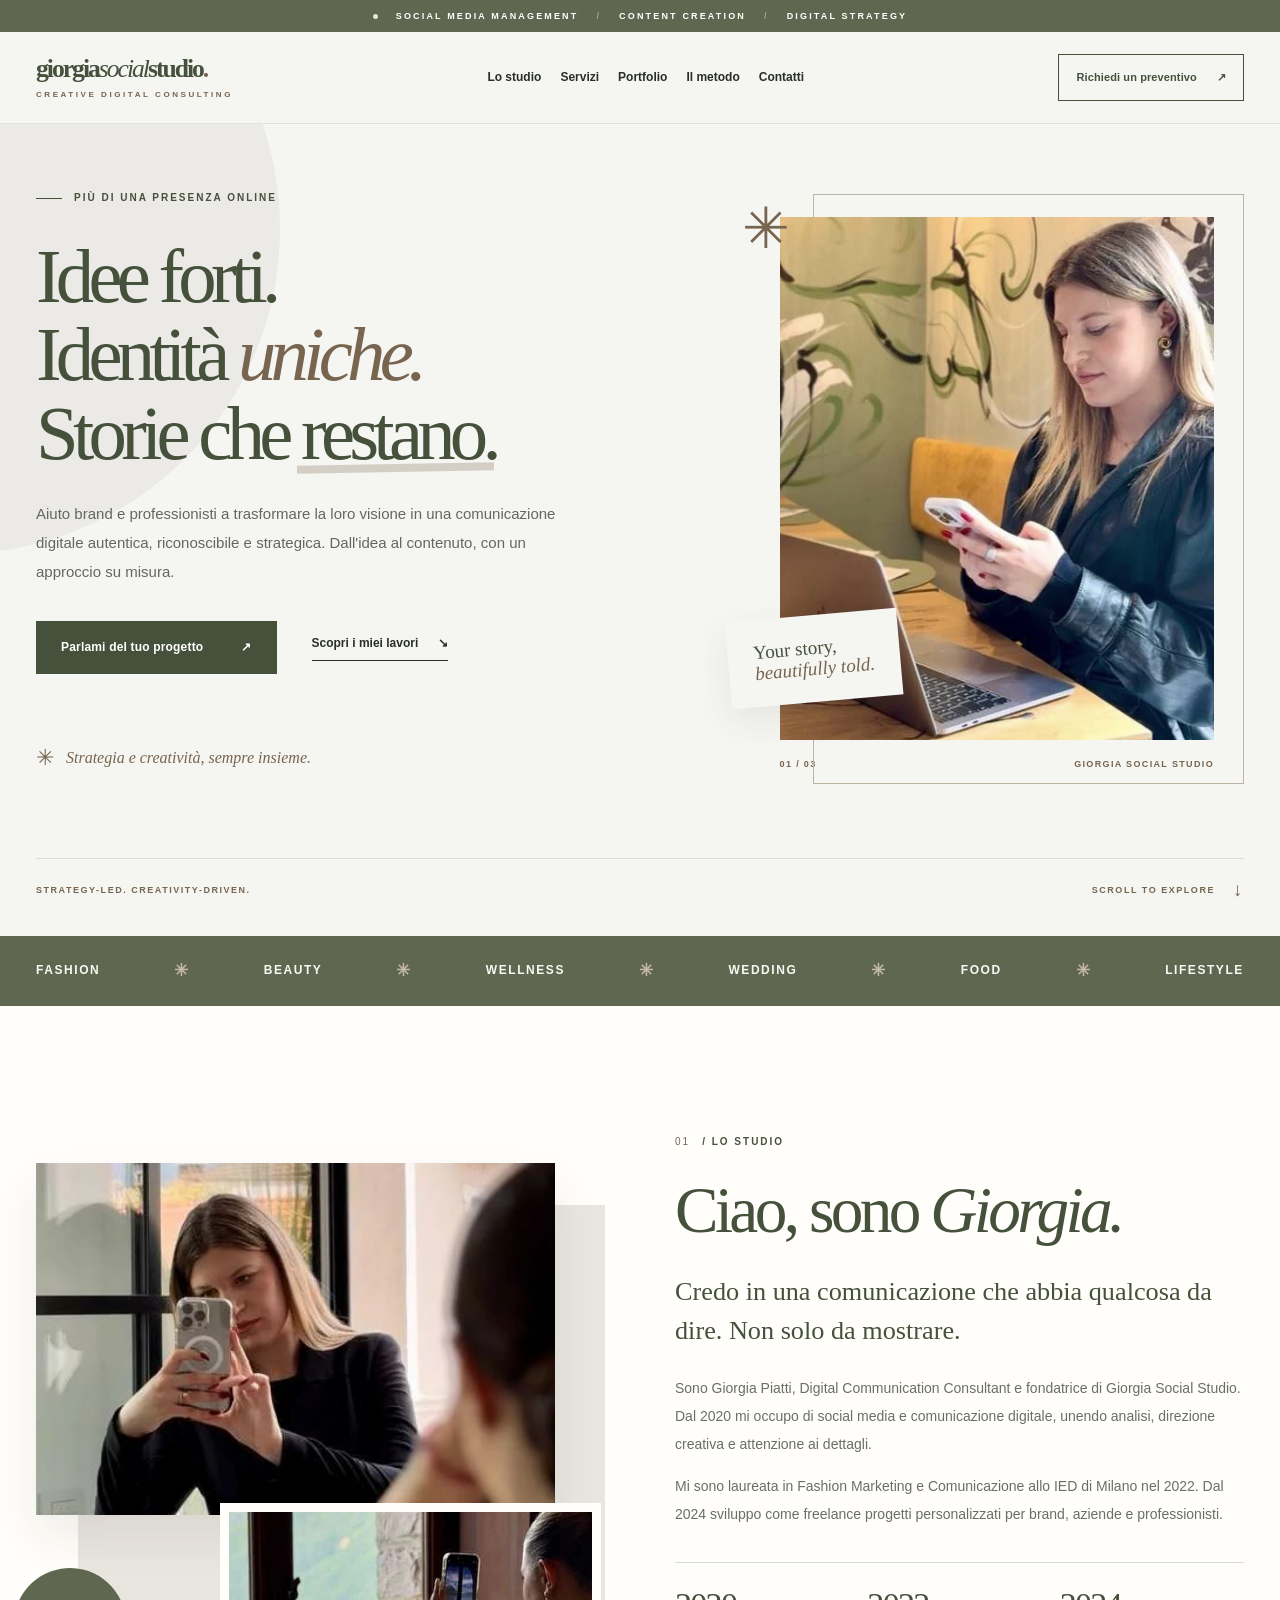
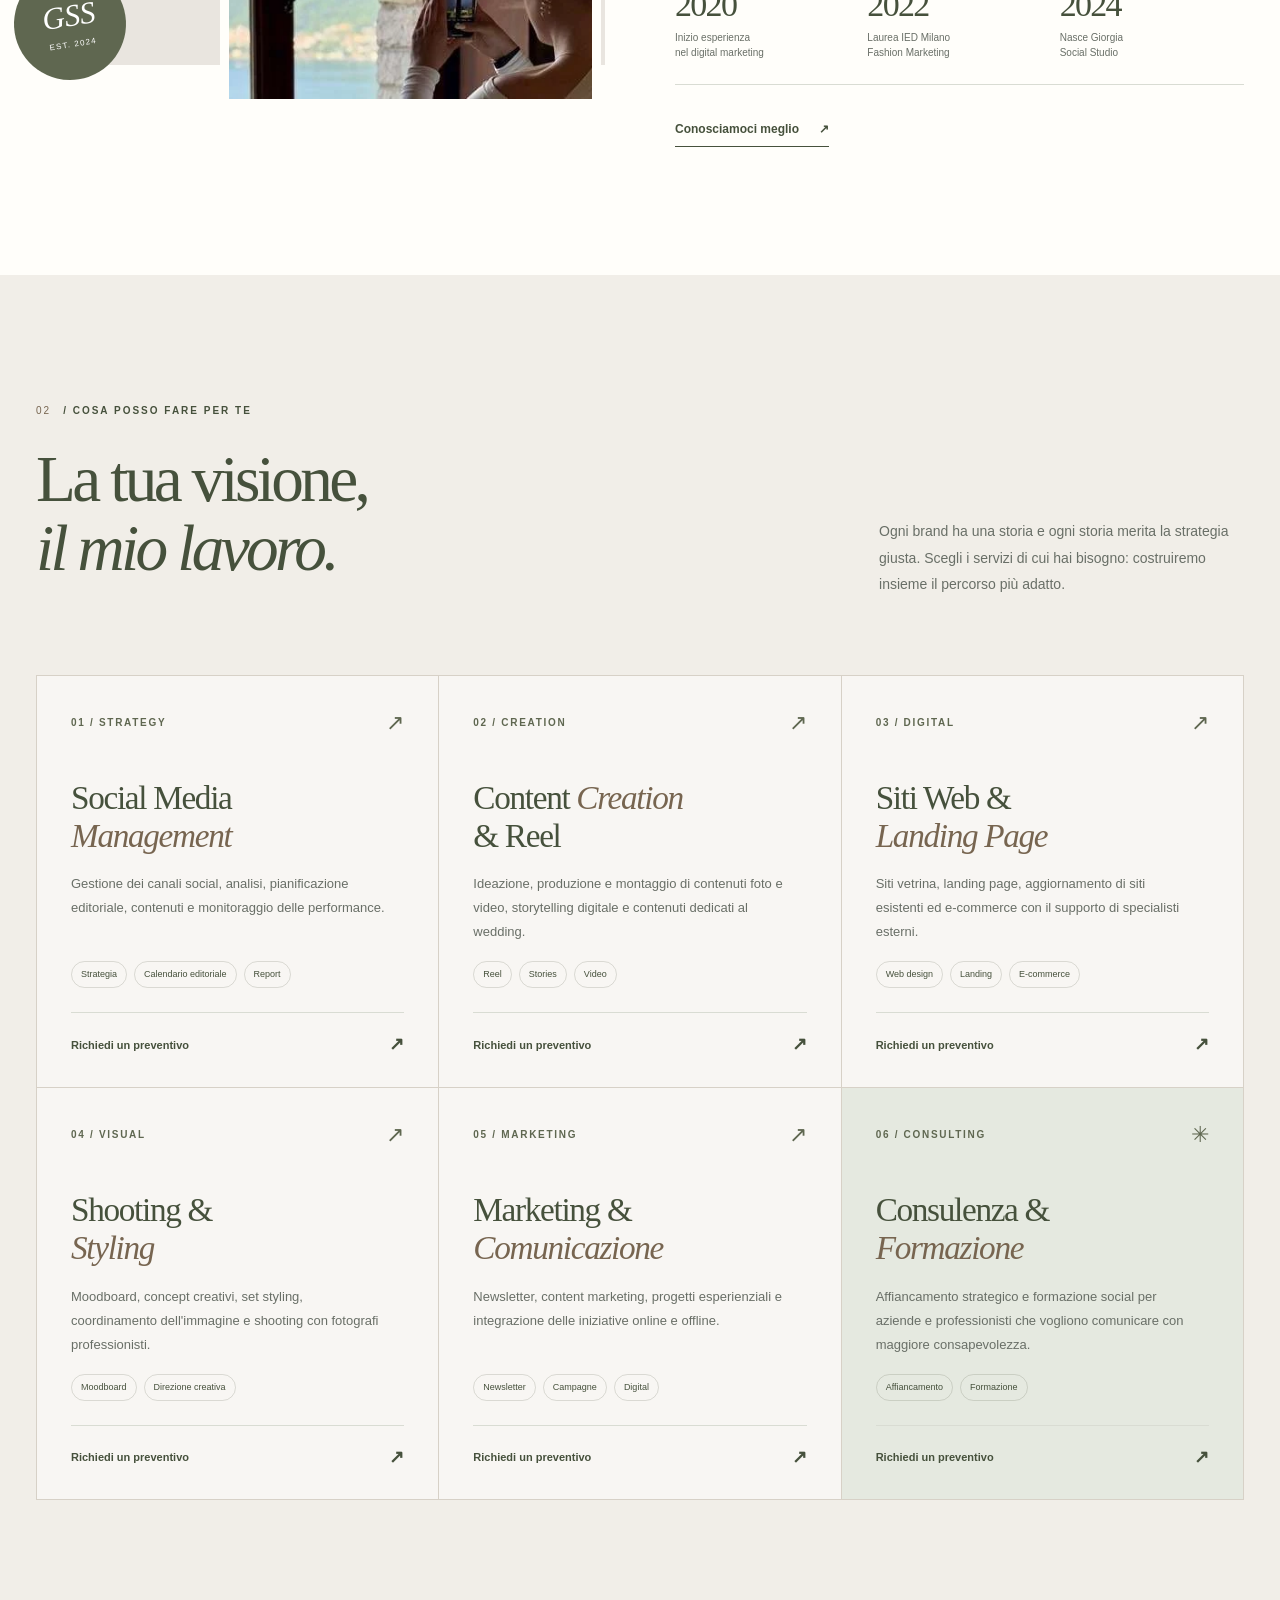
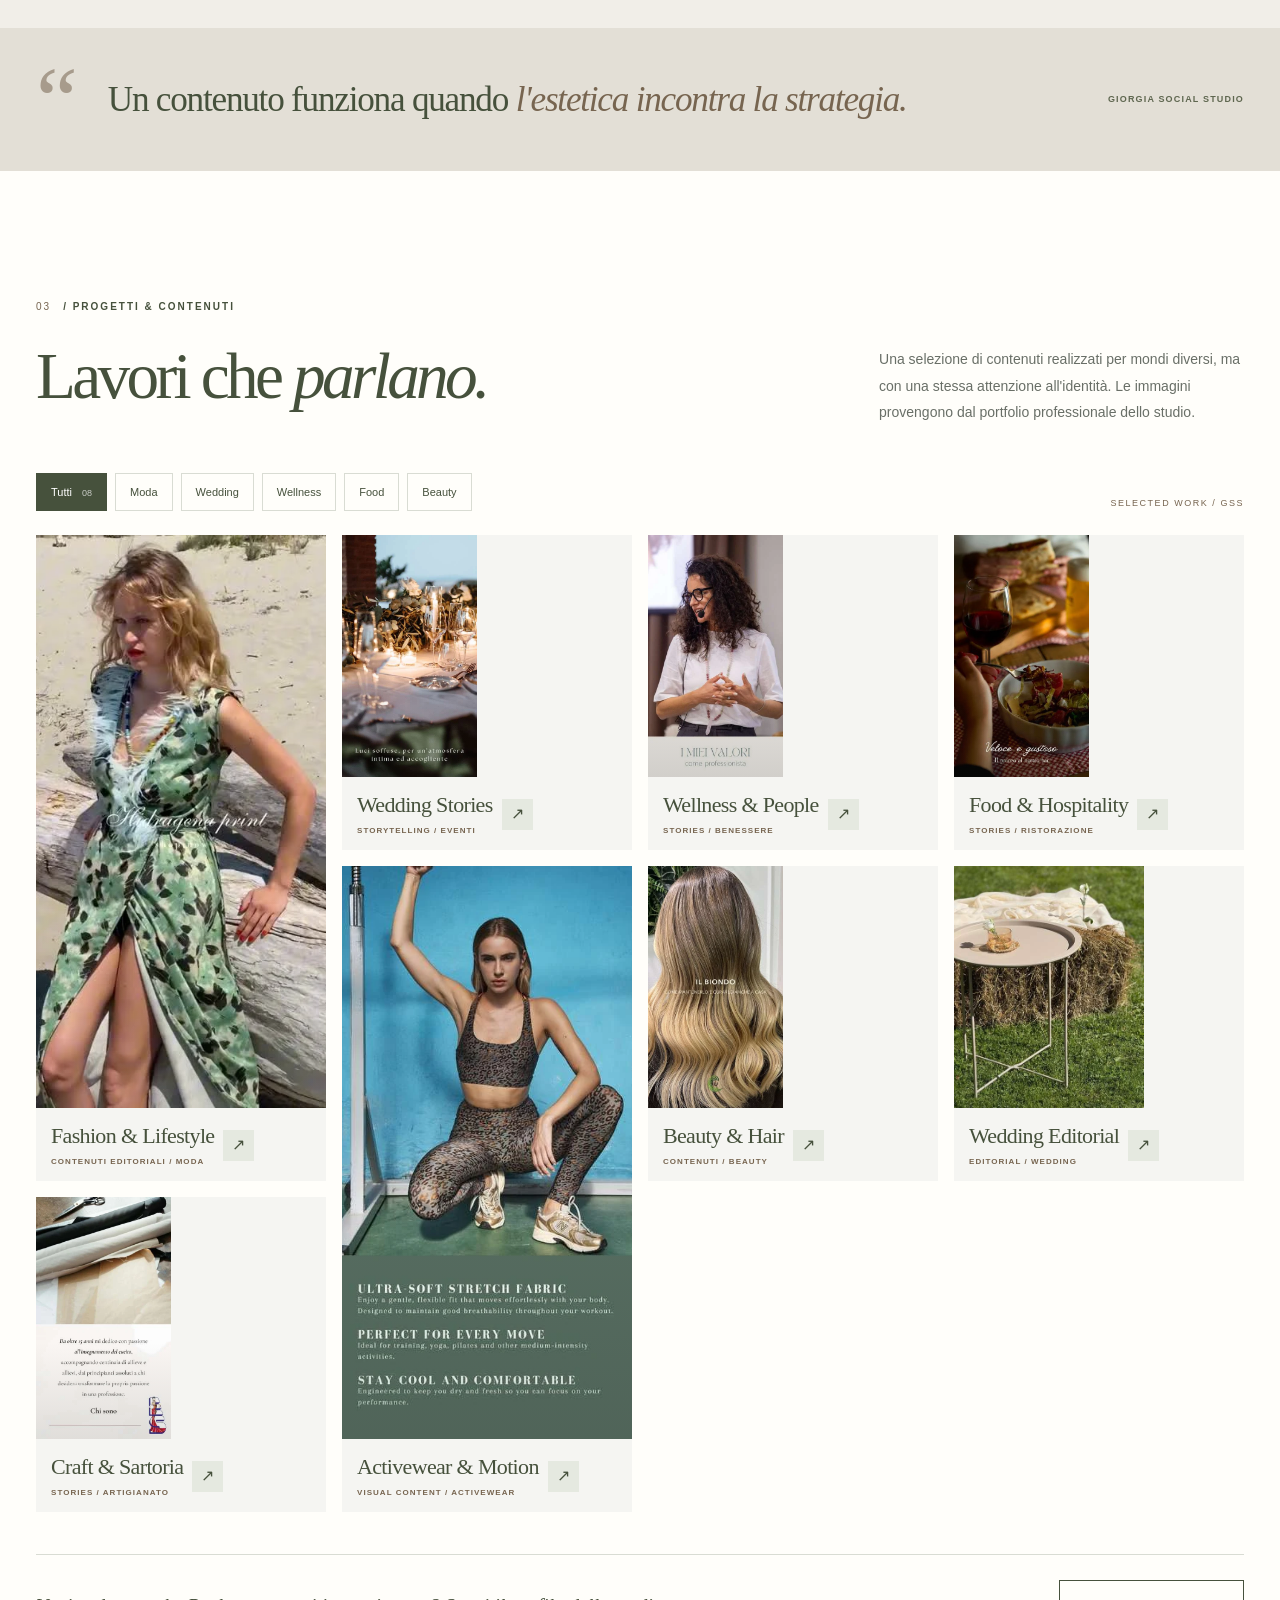
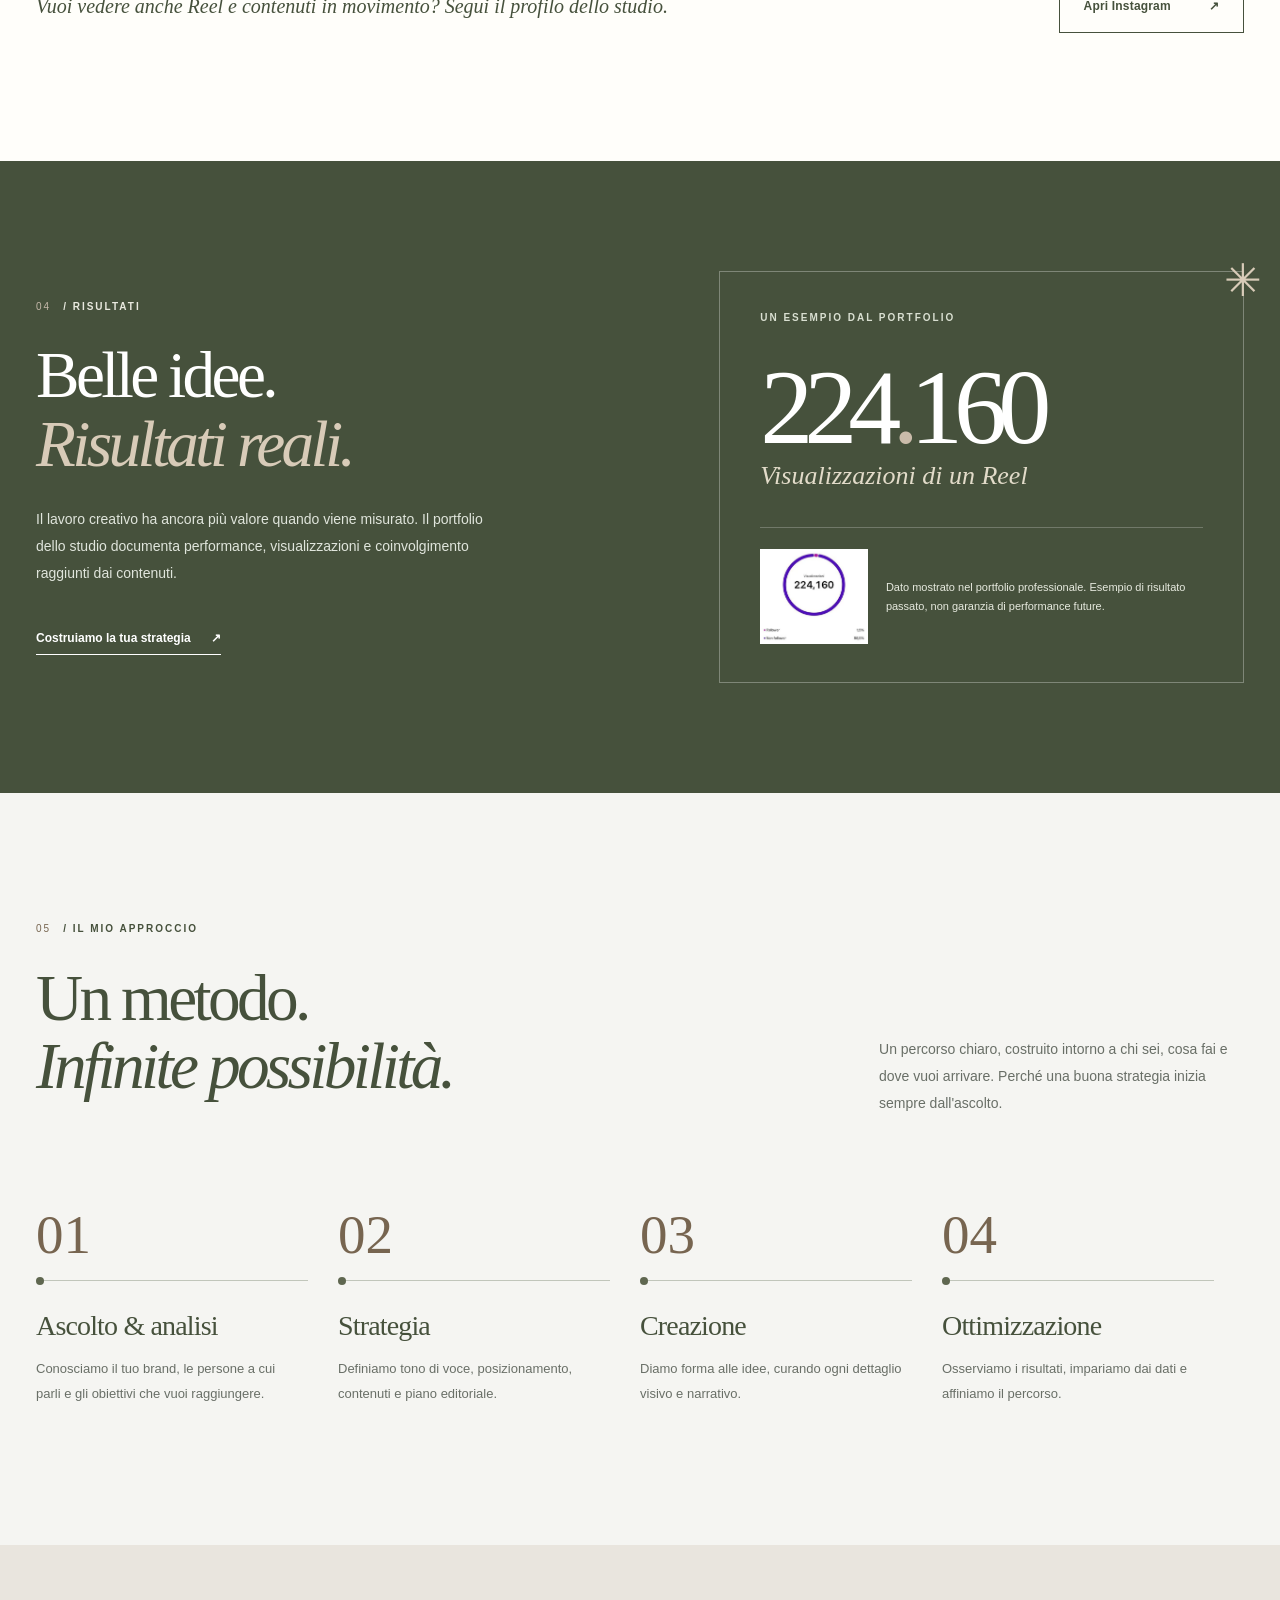
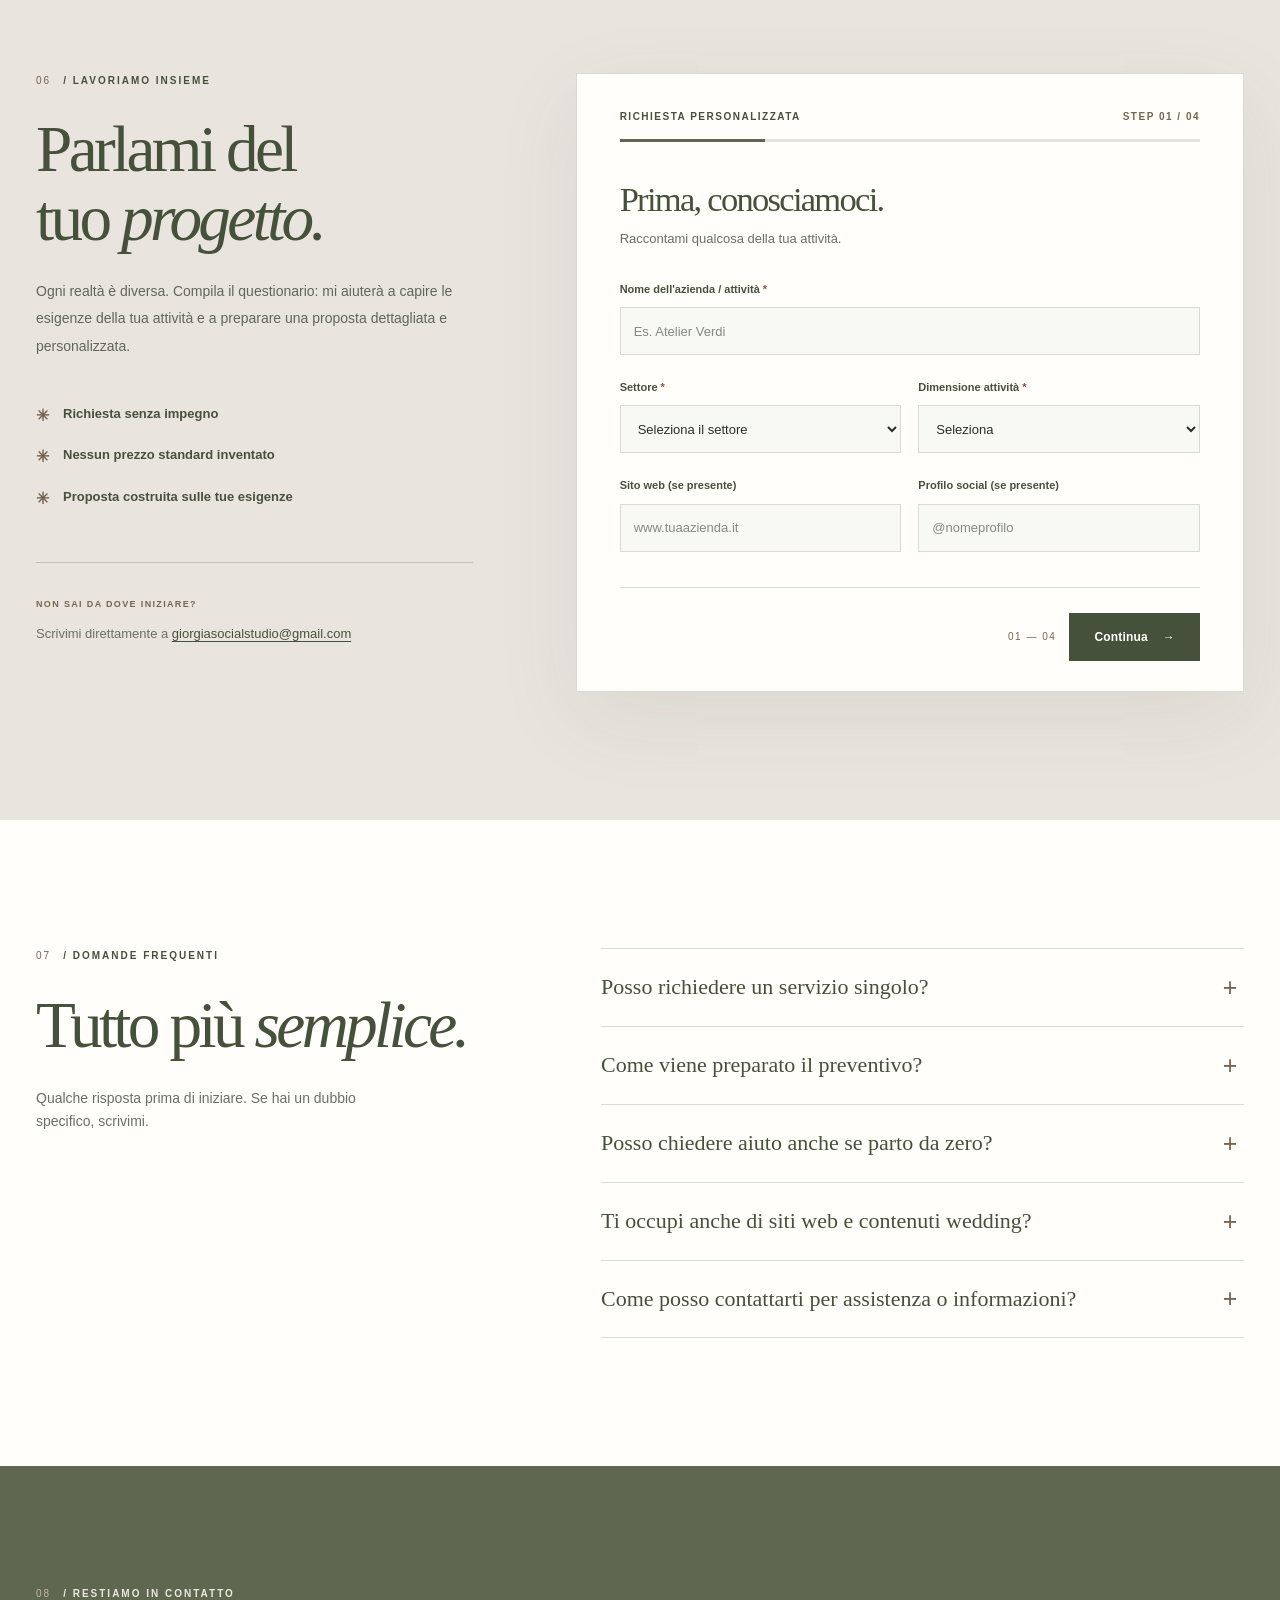
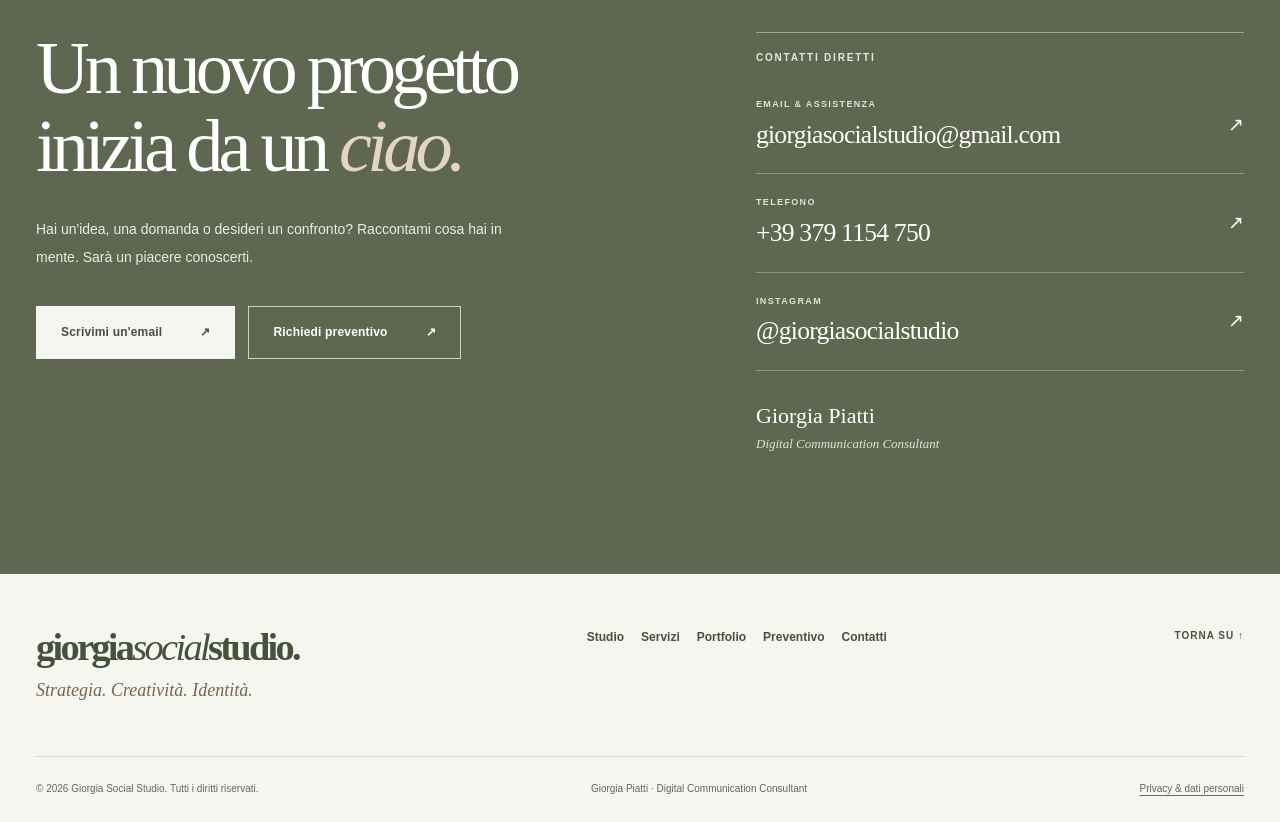
<file: index.html>
<!doctype html>
<html lang="it">
<head>
  <meta charset="utf-8">
  <meta name="viewport" content="width=device-width, initial-scale=1">
  <meta name="theme-color" content="#F5F5F2">
  <meta name="description" content="Giorgia Social Studio: social media management, content creation, strategia digitale, shooting fotografici e siti web. Scopri il portfolio di Giorgia Piatti e richiedi un preventivo personalizzato.">
  <meta name="robots" content="index, follow">
  <meta property="og:type" content="website">
  <meta property="og:title" content="Giorgia Social Studio — Strategia, contenuti e identità digitale">
  <meta property="og:description" content="La tua identità, una presenza digitale che ti rappresenta. Social media, contenuti, siti web e consulenza su misura.">
  <meta property="og:locale" content="it_IT">
  <title>Giorgia Social Studio | Social Media, Content Creation & Digital Strategy</title>
  <link rel="icon" href="./assets/favicon.svg" type="image/svg+xml">
  <link rel="stylesheet" href="./assets/style.css">
  <link rel="preload" as="image" href="./assets/giorgia-ritratto.webp">
  <script type="application/ld+json">{
    "@context":"https://schema.org",
    "@type":"ProfessionalService",
    "name":"Giorgia Social Studio",
    "description":"Consulenza in social media management, content creation, digital marketing, shooting e siti web.",
    "founder":{"@type":"Person","name":"Giorgia Piatti"},
    "email":"giorgiasocialstudio@gmail.com",
    "telephone":"+39 379 1154 750",
    "sameAs":["https://www.instagram.com/giorgiasocialstudio/"],
    "availableLanguage":"Italian"
  }</script>
  <script src="./assets/script.js" defer></script>
</head>
<body>
  <a class="skip-link" href="#contenuto">Vai al contenuto</a>
  <div class="announcement" aria-label="Specializzazioni studio"><span class="announcement-dot"></span> SOCIAL MEDIA MANAGEMENT <span class="announcement-separator">/</span> CONTENT CREATION <span class="announcement-separator">/</span> DIGITAL STRATEGY</div>
  <header class="site-header" id="inizio">
    <div class="container nav-wrap">
      <a class="brand" href="#inizio" aria-label="Giorgia Social Studio, torna all'inizio">
        <span class="brand-main">giorgia<span class="brand-italic">social</span>studio<span class="brand-period">.</span></span>
        <span class="brand-sub">CREATIVE DIGITAL CONSULTING</span>
      </a>
      <nav class="main-nav" id="main-navigation" aria-label="Navigazione principale">
        <a href="#studio">Lo studio</a>
        <a href="#servizi">Servizi</a>
        <a href="#portfolio">Portfolio</a>
        <a href="#metodo">Il metodo</a>
        <a href="#contatti">Contatti</a>
      </nav>
      <a class="nav-cta" href="#preventivo">Richiedi un preventivo <span aria-hidden="true">↗</span></a>
      <button class="menu-toggle" type="button" aria-expanded="false" aria-controls="main-navigation" aria-label="Apri il menu di navigazione">
        <span></span><span></span>
      </button>
    </div>
  </header>

  <main id="contenuto">
    <section class="hero" aria-labelledby="hero-title">
      <div class="container hero-layout">
        <div class="hero-copy">
          <div class="eyebrow"><span class="eyebrow-line"></span> PIÙ DI UNA PRESENZA ONLINE</div>
          <h1 id="hero-title">Idee forti.<br>Identità <em>uniche.</em><br>Storie che <span class="hero-stroke">restano.</span></h1>
          <p class="hero-description">Aiuto brand e professionisti a trasformare la loro visione in una comunicazione digitale autentica, riconoscibile e strategica. Dall'idea al contenuto, con un approccio su misura.</p>
          <div class="hero-actions">
            <a class="button button-primary" href="#preventivo">Parlami del tuo progetto <span aria-hidden="true">↗</span></a>
            <a class="text-link" href="#portfolio">Scopri i miei lavori <span aria-hidden="true">↘</span></a>
          </div>
          <div class="hero-footer-note"><span class="tiny-star" aria-hidden="true">✳</span> Strategia e creatività, sempre insieme.</div>
        </div>
        <div class="hero-art">
          <div class="hero-photo-frame">
            <img src="./assets/giorgia-ritratto.webp" alt="Giorgia Piatti al lavoro su contenuti digitali" width="465" height="558" fetchpriority="high">
          </div>
          <div class="hero-photo-tag"><span>01 / 03</span> <span>GIORGIA SOCIAL STUDIO</span></div>
          <div class="hero-floating-label" aria-hidden="true">Your story,<br><em>beautifully told.</em></div>
          <span class="hero-decor" aria-hidden="true">✳</span>
        </div>
      </div>
      <div class="hero-bottom container"><span>STRATEGY-LED. CREATIVITY-DRIVEN.</span><a href="#studio" aria-label="Scorri alla presentazione dello studio">SCROLL TO EXPLORE <span aria-hidden="true">↓</span></a></div>
    </section>

    <section class="expertise-strip" aria-label="Ambiti di esperienza">
      <div class="container expertise-inner"><span>FASHION</span><span class="sep">✳</span><span>BEAUTY</span><span class="sep">✳</span><span>WELLNESS</span><span class="sep">✳</span><span>WEDDING</span><span class="sep">✳</span><span>FOOD</span><span class="sep">✳</span><span>LIFESTYLE</span></div>
    </section>

    <section id="studio" class="section about-section" aria-labelledby="about-title">
      <div class="container about-grid">
        <div class="about-image-wrap">
          <div class="about-main-image"><img src="./assets/giorgia-al-lavoro.webp" alt="Giorgia durante la creazione di contenuti" width="528" height="300" loading="lazy"></div>
          <div class="about-image-accent"><img src="./assets/content-lago.webp" alt="Realizzazione di contenuti fotografici e video davanti a un paesaggio sul lago" width="600" height="206" loading="lazy"></div>
          <div class="about-stamp" aria-hidden="true"><span>GSS</span><small>EST. 2024</small></div>
        </div>
        <div class="about-copy">
          <div class="section-label"><span>01</span> / LO STUDIO</div>
          <h2 id="about-title" class="section-title">Ciao, sono <em>Giorgia.</em></h2>
          <p class="lead-text">Credo in una comunicazione che abbia qualcosa da dire. Non solo da mostrare.</p>
          <p>Sono Giorgia Piatti, Digital Communication Consultant e fondatrice di Giorgia Social Studio. Dal 2020 mi occupo di social media e comunicazione digitale, unendo analisi, direzione creativa e attenzione ai dettagli.</p>
          <p>Mi sono laureata in Fashion Marketing e Comunicazione allo IED di Milano nel 2022. Dal 2024 sviluppo come freelance progetti personalizzati per brand, aziende e professionisti.</p>
          <div class="about-milestones"><div><strong>2020</strong><span>Inizio esperienza<br>nel digital marketing</span></div><div><strong>2022</strong><span>Laurea IED Milano<br>Fashion Marketing</span></div><div><strong>2024</strong><span>Nasce Giorgia<br>Social Studio</span></div></div>
          <a class="text-link text-link-dark" href="#contatti">Conosciamoci meglio <span aria-hidden="true">↗</span></a>
        </div>
      </div>
    </section>

    <section id="servizi" class="section services-section" aria-labelledby="services-title">
      <div class="container">
        <div class="section-heading-row"><div><div class="section-label"><span>02</span> / COSA POSSO FARE PER TE</div><h2 id="services-title" class="section-title">La tua visione,<br><em>il mio lavoro.</em></h2></div><p>Ogni brand ha una storia e ogni storia merita la strategia giusta. Scegli i servizi di cui hai bisogno: costruiremo insieme il percorso più adatto.</p></div>
        <div class="services-grid">
          <article class="service-card"><div class="service-top"><span>01 / STRATEGY</span><span aria-hidden="true">↗</span></div><h3>Social Media<br><em>Management</em></h3><p>Gestione dei canali social, analisi, pianificazione editoriale, contenuti e monitoraggio delle performance.</p><div class="service-tags"><span>Strategia</span><span>Calendario editoriale</span><span>Report</span></div><a href="#preventivo" data-prefill="Social Media Management" aria-label="Richiedi un preventivo per Social Media Management">Richiedi un preventivo <span aria-hidden="true">↗</span></a></article>
          <article class="service-card"><div class="service-top"><span>02 / CREATION</span><span aria-hidden="true">↗</span></div><h3>Content <em>Creation</em><br>& Reel</h3><p>Ideazione, produzione e montaggio di contenuti foto e video, storytelling digitale e contenuti dedicati al wedding.</p><div class="service-tags"><span>Reel</span><span>Stories</span><span>Video</span></div><a href="#preventivo" data-prefill="Content Creation" aria-label="Richiedi un preventivo per Content Creation">Richiedi un preventivo <span aria-hidden="true">↗</span></a></article>
          <article class="service-card"><div class="service-top"><span>03 / DIGITAL</span><span aria-hidden="true">↗</span></div><h3>Siti Web &<br><em>Landing Page</em></h3><p>Siti vetrina, landing page, aggiornamento di siti esistenti ed e-commerce con il supporto di specialisti esterni.</p><div class="service-tags"><span>Web design</span><span>Landing</span><span>E-commerce</span></div><a href="#preventivo" data-prefill="Siti Web & Landing Page" aria-label="Richiedi un preventivo per Siti Web">Richiedi un preventivo <span aria-hidden="true">↗</span></a></article>
          <article class="service-card"><div class="service-top"><span>04 / VISUAL</span><span aria-hidden="true">↗</span></div><h3>Shooting &<br><em>Styling</em></h3><p>Moodboard, concept creativi, set styling, coordinamento dell'immagine e shooting con fotografi professionisti.</p><div class="service-tags"><span>Moodboard</span><span>Direzione creativa</span></div><a href="#preventivo" data-prefill="Shooting & Styling" aria-label="Richiedi un preventivo per Shooting e Styling">Richiedi un preventivo <span aria-hidden="true">↗</span></a></article>
          <article class="service-card"><div class="service-top"><span>05 / MARKETING</span><span aria-hidden="true">↗</span></div><h3>Marketing &<br><em>Comunicazione</em></h3><p>Newsletter, content marketing, progetti esperienziali e integrazione delle iniziative online e offline.</p><div class="service-tags"><span>Newsletter</span><span>Campagne</span><span>Digital</span></div><a href="#preventivo" data-prefill="Marketing & Comunicazione" aria-label="Richiedi un preventivo per Marketing">Richiedi un preventivo <span aria-hidden="true">↗</span></a></article>
          <article class="service-card service-card-featured"><div class="service-top"><span>06 / CONSULTING</span><span aria-hidden="true">✳</span></div><h3>Consulenza &<br><em>Formazione</em></h3><p>Affiancamento strategico e formazione social per aziende e professionisti che vogliono comunicare con maggiore consapevolezza.</p><div class="service-tags"><span>Affiancamento</span><span>Formazione</span></div><a href="#preventivo" data-prefill="Consulenza & Formazione" aria-label="Richiedi un preventivo per Consulenza e Formazione">Richiedi un preventivo <span aria-hidden="true">↗</span></a></article>
        </div>
      </div>
    </section>

    <section class="quote-banner" aria-label="Filosofia dello studio"><div class="container quote-banner-inner"><span class="quote-mark" aria-hidden="true">“</span><p>Un contenuto funziona quando <em>l'estetica incontra la strategia.</em></p><span class="quote-attribution">GIORGIA SOCIAL STUDIO</span></div></section>

    <section id="portfolio" class="section portfolio-section" aria-labelledby="portfolio-title">
      <div class="container">
        <div class="section-heading-row portfolio-heading"><div><div class="section-label"><span>03</span> / PROGETTI & CONTENUTI</div><h2 id="portfolio-title" class="section-title">Lavori che <em>parlano.</em></h2></div><p>Una selezione di contenuti realizzati per mondi diversi, ma con una stessa attenzione all'identità. Le immagini provengono dal portfolio professionale dello studio.</p></div>
        <div class="portfolio-toolbar" aria-label="Filtra i lavori per settore"><div class="filter-list" role="group" aria-label="Filtri portfolio"><button type="button" class="filter-btn active" data-filter="all" aria-pressed="true">Tutti <span>08</span></button><button type="button" class="filter-btn" data-filter="moda" aria-pressed="false">Moda</button><button type="button" class="filter-btn" data-filter="wedding" aria-pressed="false">Wedding</button><button type="button" class="filter-btn" data-filter="wellness" aria-pressed="false">Wellness</button><button type="button" class="filter-btn" data-filter="food" aria-pressed="false">Food</button><button type="button" class="filter-btn" data-filter="beauty" aria-pressed="false">Beauty</button></div><span class="portfolio-index">SELECTED WORK / GSS</span></div>
        <div class="portfolio-grid" id="portfolio-grid">
          <button type="button" class="project-card project-card-big" data-category="moda" data-title="Fashion & Lifestyle" data-sector="Moda / Social storytelling" data-description="Esempi di Stories e contenuti editoriali moda. Un linguaggio visivo studiato per valorizzare capi, collezioni e atmosfera del brand." data-image="./assets/portfolio-moda.webp" aria-label="Apri progetto Fashion & Lifestyle"><span class="project-image"><img src="./assets/portfolio-moda.webp" alt="Story editoriale di moda con outfit a stampa verde" width="406" height="720" loading="lazy"></span><span class="project-meta"><span><strong>Fashion & Lifestyle</strong><small>CONTENUTI EDITORIALI / MODA</small></span><span class="project-arrow" aria-hidden="true">↗</span></span></button>
          <button type="button" class="project-card" data-category="wedding" data-title="Wedding Stories" data-sector="Wedding / Event content" data-description="Contenuti emozionali per il mondo wedding, dai dettagli agli allestimenti. Esempi tratti dal portfolio professionale." data-image="./assets/portfolio-wedding.webp" aria-label="Apri progetto Wedding Stories"><span class="project-image"><img src="./assets/portfolio-wedding.webp" alt="Allestimento wedding con tavola e dettagli floreali" width="446" height="800" loading="lazy"></span><span class="project-meta"><span><strong>Wedding Stories</strong><small>STORYTELLING / EVENTI</small></span><span class="project-arrow" aria-hidden="true">↗</span></span></button>
          <button type="button" class="project-card" data-category="wellness" data-title="Wellness & People" data-sector="Benessere / Comunicazione" data-description="Storie e contenuti dedicati ai professionisti del benessere: valori, presentazioni e comunicazione empatica." data-image="./assets/portfolio-wellness.webp" aria-label="Apri progetto Wellness & People"><span class="project-image"><img src="./assets/portfolio-wellness.webp" alt="Story social per un progetto di benessere e cura della persona" width="446" height="800" loading="lazy"></span><span class="project-meta"><span><strong>Wellness & People</strong><small>STORIES / BENESSERE</small></span><span class="project-arrow" aria-hidden="true">↗</span></span></button>
          <button type="button" class="project-card" data-category="food" data-title="Food & Hospitality" data-sector="Ristorazione / Content creation" data-description="Contenuti fotografici e Stories per raccontare proposte culinarie, atmosfera e identità di un locale." data-image="./assets/portfolio-food.webp" aria-label="Apri progetto Food & Hospitality"><span class="project-image"><img src="./assets/portfolio-food.webp" alt="Foto di cibo e atmosfera di ristorazione per una Story Instagram" width="446" height="800" loading="lazy"></span><span class="project-meta"><span><strong>Food & Hospitality</strong><small>STORIES / RISTORAZIONE</small></span><span class="project-arrow" aria-hidden="true">↗</span></span></button>
          <button type="button" class="project-card project-card-big" data-category="moda" data-title="Activewear & Motion" data-sector="Moda / Activewear" data-description="Una direzione visiva dinamica per contenuti activewear e performance, tra prodotto, storytelling e movimento." data-image="./assets/portfolio-activewear.webp" aria-label="Apri progetto Activewear & Motion"><span class="project-image"><img src="./assets/portfolio-activewear.webp" alt="Campagna social activewear con modella sportiva" width="446" height="800" loading="lazy"></span><span class="project-meta"><span><strong>Activewear & Motion</strong><small>VISUAL CONTENT / ACTIVEWEAR</small></span><span class="project-arrow" aria-hidden="true">↗</span></span></button>
          <button type="button" class="project-card" data-category="beauty" data-title="Beauty & Hair" data-sector="Beauty / Hair styling" data-description="Esempi di comunicazione per il settore hair: valorizzazione dei trattamenti, immagini prodotto e contenuti informativi." data-image="./assets/portfolio-beauty.webp" aria-label="Apri progetto Beauty & Hair"><span class="project-image"><img src="./assets/portfolio-beauty.webp" alt="Story con capelli biondi e presentazione trattamento hair styling" width="446" height="800" loading="lazy"></span><span class="project-meta"><span><strong>Beauty & Hair</strong><small>CONTENUTI / BEAUTY</small></span><span class="project-arrow" aria-hidden="true">↗</span></span></button>
          <button type="button" class="project-card" data-category="wedding" data-title="Wedding Editorial" data-sector="Wedding / Editorial design" data-description="Composizioni editoriali e dettagli di matrimonio: il racconto di un evento attraverso immagini e atmosfera." data-image="./assets/portfolio-wedding-2.webp" aria-label="Apri progetto Wedding Editorial"><span class="project-image"><img src="./assets/portfolio-wedding-2.webp" alt="Dettaglio elegante di tavola wedding immersa nel verde" width="439" height="560" loading="lazy"></span><span class="project-meta"><span><strong>Wedding Editorial</strong><small>EDITORIAL / WEDDING</small></span><span class="project-arrow" aria-hidden="true">↗</span></span></button>
          <button type="button" class="project-card" data-category="moda" data-title="Craft & Sartoria" data-sector="Artigianato / Social storytelling" data-description="Contenuti dedicati a corsi di sartoria e artigianalità: il valore del saper fare raccontato attraverso Stories." data-image="./assets/portfolio-sartoria.webp" aria-label="Apri progetto Craft & Sartoria"><span class="project-image"><img src="./assets/portfolio-sartoria.webp" alt="Contenuto social con dettagli di tessuti e lavoro sartoriale" width="448" height="800" loading="lazy"></span><span class="project-meta"><span><strong>Craft & Sartoria</strong><small>STORIES / ARTIGIANATO</small></span><span class="project-arrow" aria-hidden="true">↗</span></span></button>
        </div>
        <div class="portfolio-footer"><p>Vuoi vedere anche Reel e contenuti in movimento? Segui il profilo dello studio.</p><a class="button button-outline" href="https://www.instagram.com/giorgiasocialstudio/" target="_blank" rel="noopener noreferrer">Apri Instagram <span aria-hidden="true">↗</span></a></div>
      </div>
    </section>

    <section class="results-section" aria-labelledby="results-title"><div class="container results-grid"><div class="results-copy"><div class="section-label section-label-light"><span>04</span> / RISULTATI</div><h2 id="results-title" class="section-title">Belle idee.<br><em>Risultati reali.</em></h2><p>Il lavoro creativo ha ancora più valore quando viene misurato. Il portfolio dello studio documenta performance, visualizzazioni e coinvolgimento raggiunti dai contenuti.</p><a class="text-link light-link" href="#preventivo">Costruiamo la tua strategia <span aria-hidden="true">↗</span></a></div><div class="results-feature"><span class="results-eyebrow">UN ESEMPIO DAL PORTFOLIO</span><strong>224<span>.</span>160</strong><span class="results-main-caption">Visualizzazioni di un Reel</span><div class="results-proof"><img src="./assets/reel-insights.webp" alt="Screenshot degli insight di un Reel: 224.160 visualizzazioni" width="457" height="403" loading="lazy"><p>Dato mostrato nel portfolio professionale. Esempio di risultato passato, non garanzia di performance future.</p></div></div></div></section>

    <section id="metodo" class="section method-section" aria-labelledby="method-title"><div class="container"><div class="section-heading-row"><div><div class="section-label"><span>05</span> / IL MIO APPROCCIO</div><h2 id="method-title" class="section-title">Un metodo.<br><em>Infinite possibilità.</em></h2></div><p>Un percorso chiaro, costruito intorno a chi sei, cosa fai e dove vuoi arrivare. Perché una buona strategia inizia sempre dall'ascolto.</p></div><div class="method-grid"><div class="method-card"><span class="method-number">01</span><div class="method-line"></div><h3>Ascolto & analisi</h3><p>Conosciamo il tuo brand, le persone a cui parli e gli obiettivi che vuoi raggiungere.</p></div><div class="method-card"><span class="method-number">02</span><div class="method-line"></div><h3>Strategia</h3><p>Definiamo tono di voce, posizionamento, contenuti e piano editoriale.</p></div><div class="method-card"><span class="method-number">03</span><div class="method-line"></div><h3>Creazione</h3><p>Diamo forma alle idee, curando ogni dettaglio visivo e narrativo.</p></div><div class="method-card"><span class="method-number">04</span><div class="method-line"></div><h3>Ottimizzazione</h3><p>Osserviamo i risultati, impariamo dai dati e affiniamo il percorso.</p></div></div></div></section>

    <section id="preventivo" class="section quote-section" aria-labelledby="quote-title"><div class="container quote-layout"><div class="quote-intro"><div class="section-label"><span>06</span> / LAVORIAMO INSIEME</div><h2 id="quote-title" class="section-title">Parlami del<br>tuo <em>progetto.</em></h2><p>Ogni realtà è diversa. Compila il questionario: mi aiuterà a capire le esigenze della tua attività e a preparare una proposta dettagliata e personalizzata.</p><div class="quote-trust"><div><span aria-hidden="true">✳</span><span>Richiesta senza impegno</span></div><div><span aria-hidden="true">✳</span><span>Nessun prezzo standard inventato</span></div><div><span aria-hidden="true">✳</span><span>Proposta costruita sulle tue esigenze</span></div></div><div class="quote-side-note"><span>NON SAI DA DOVE INIZIARE?</span><p>Scrivimi direttamente a <a href="mailto:giorgiasocialstudio@gmail.com">giorgiasocialstudio@gmail.com</a></p></div></div>
    <div class="form-shell" id="quote-form-shell"><div class="form-shell-top"><span>RICHIESTA PERSONALIZZATA</span><span id="step-indicator">STEP 01 / 04</span></div><div class="progress-track" role="progressbar" aria-valuemin="1" aria-valuemax="4" aria-valuenow="1" aria-label="Avanzamento richiesta preventivo"><div id="progress-fill"></div></div>
      <form id="quote-form" method="POST" action="https://formsubmit.co/giorgiasocialstudio@gmail.com" accept-charset="UTF-8" novalidate>
        <input type="hidden" name="_subject" value="Nuova richiesta di preventivo - Giorgia Social Studio">
        <input type="hidden" name="_template" value="table">
        <input type="hidden" name="Riepilogo completo" id="quote-summary-hidden" value="">
        <div class="honeypot" aria-hidden="true"><label>Lascia vuoto questo campo <input name="_honey" tabindex="-1" autocomplete="off"></label></div>
        <fieldset class="form-step" data-step="1"><legend>Prima, conosciamoci.</legend><p class="step-help">Raccontami qualcosa della tua attività.</p><div class="field-grid"><div class="field full"><label for="azienda">Nome dell'azienda / attività <span aria-hidden="true">*</span></label><input id="azienda" name="Azienda" type="text" placeholder="Es. Atelier Verdi" autocomplete="organization" required maxlength="120"></div><div class="field"><label for="settore">Settore <span aria-hidden="true">*</span></label><select id="settore" name="Settore" required><option value="">Seleziona il settore</option><option>Moda & fashion</option><option>Beauty & hair</option><option>Wellness & benessere</option><option>Wedding & eventi</option><option>Ristorazione & hospitality</option><option>Artigianato</option><option>Professionisti & servizi</option><option>Altro</option></select></div><div class="field"><label for="dimensione">Dimensione attività <span aria-hidden="true">*</span></label><select id="dimensione" name="Dimensione azienda" required><option value="">Seleziona</option><option>Professionista / freelance</option><option>Microimpresa (1–9 persone)</option><option>Piccola impresa (10–49 persone)</option><option>Media impresa (50–249 persone)</option><option>Grande impresa (250+ persone)</option><option>Progetto in avvio</option></select></div><div class="field"><label for="sito">Sito web (se presente)</label><input id="sito" name="Sito web" type="text" inputmode="url" placeholder="www.tuaazienda.it" maxlength="200"></div><div class="field"><label for="social-attuali">Profilo social (se presente)</label><input id="social-attuali" name="Profilo social attuale" type="text" placeholder="@nomeprofilo" maxlength="120"></div></div></fieldset>
        <fieldset class="form-step" data-step="2" hidden><legend>Come posso aiutarti?</legend><p class="step-help">Seleziona uno o più servizi di cui hai bisogno. <span class="required-label">*</span></p><div class="check-grid" id="services-check-grid"><label class="check-card"><input type="checkbox" name="Servizio - Social Media Management" value="Richiesto" data-service="Social Media Management"><span class="check-card-inner"><span>01</span><strong>Social Media<br>Management</strong><span class="check-mark" aria-hidden="true">✓</span></span></label><label class="check-card"><input type="checkbox" name="Servizio - Content Creation" value="Richiesto" data-service="Content Creation"><span class="check-card-inner"><span>02</span><strong>Content Creation<br>& Reel</strong><span class="check-mark" aria-hidden="true">✓</span></span></label><label class="check-card"><input type="checkbox" name="Servizio - Siti Web" value="Richiesto" data-service="Siti Web & Landing Page"><span class="check-card-inner"><span>03</span><strong>Siti Web &<br>Landing Page</strong><span class="check-mark" aria-hidden="true">✓</span></span></label><label class="check-card"><input type="checkbox" name="Servizio - Shooting" value="Richiesto" data-service="Shooting & Styling"><span class="check-card-inner"><span>04</span><strong>Shooting &<br>Styling</strong><span class="check-mark" aria-hidden="true">✓</span></span></label><label class="check-card"><input type="checkbox" name="Servizio - Marketing" value="Richiesto" data-service="Marketing & Comunicazione"><span class="check-card-inner"><span>05</span><strong>Marketing &<br>Comunicazione</strong><span class="check-mark" aria-hidden="true">✓</span></span></label><label class="check-card"><input type="checkbox" name="Servizio - Consulenza" value="Richiesto" data-service="Consulenza & Formazione"><span class="check-card-inner"><span>06</span><strong>Consulenza &<br>Formazione</strong><span class="check-mark" aria-hidden="true">✓</span></span></label></div><div class="field full"><label for="obiettivi">Qual è il tuo obiettivo principale?</label><textarea id="obiettivi" name="Obiettivi" placeholder="Es. Rendere più riconoscibile il brand, creare Reel, migliorare la comunicazione..." rows="3" maxlength="1800"></textarea></div></fieldset>
        <fieldset class="form-step" data-step="3" hidden><legend>Definiamo i dettagli.</legend><p class="step-help">Queste informazioni aiutano a valutare tempi e impegno del progetto.</p><div class="field-grid"><div class="field full"><span class="field-label">Su quali canali vuoi lavorare?</span><div class="inline-checks"><label><input type="checkbox" name="Canale Instagram" value="Sì"> Instagram</label><label><input type="checkbox" name="Canale Facebook" value="Sì"> Facebook</label><label><input type="checkbox" name="Canale TikTok" value="Sì"> TikTok</label><label><input type="checkbox" name="Canale LinkedIn" value="Sì"> LinkedIn</label><label><input type="checkbox" name="Canale Pinterest" value="Sì"> Pinterest</label><label><input type="checkbox" name="Canale altro/da definire" value="Sì"> Da definire</label></div></div><div class="field"><label for="frequenza">Volume indicativo dei contenuti</label><select id="frequenza" name="Frequenza contenuti"><option value="">Da valutare insieme</option><option>1–2 contenuti a settimana</option><option>3–4 contenuti a settimana</option><option>5 o più contenuti a settimana</option><option>Progetto una tantum</option></select></div><div class="field"><label for="tempistiche">Quando vorresti iniziare?</label><select id="tempistiche" name="Tempistiche"><option value="">Da definire</option><option>Appena possibile</option><option>Entro un mese</option><option>Tra 1 e 3 mesi</option><option>Sto ancora valutando</option></select></div><div class="field full"><label for="budget">Budget indicativo disponibile</label><select id="budget" name="Budget indicativo"><option value="">Preferisco parlarne insieme</option><option>Fino a 500 € / mese</option><option>500–1.000 € / mese</option><option>1.000–2.000 € / mese</option><option>Oltre 2.000 € / mese</option><option>Budget una tantum / progetto singolo</option></select><small>È solo il tuo budget orientativo, non un listino né un prezzo preventivato.</small></div><div class="field full"><label for="extra">C'è altro che dovrei sapere?</label><textarea id="extra" name="Informazioni progetto" rows="3" maxlength="2200" placeholder="Raccontami il progetto, gli obiettivi, eventuali esigenze speciali..."></textarea></div></div></fieldset>
        <fieldset class="form-step" data-step="4" hidden><legend>Ultimo passo!</legend><p class="step-help">Dove posso ricontattarti con una proposta?</p><div class="field-grid"><div class="field"><label for="referente">Nome e cognome <span aria-hidden="true">*</span></label><input id="referente" name="Referente" type="text" autocomplete="name" placeholder="Nome e cognome" maxlength="120" required></div><div class="field"><label for="email">Email aziendale <span aria-hidden="true">*</span></label><input id="email" name="email" type="email" autocomplete="email" placeholder="nome@azienda.it" maxlength="160" required></div><div class="field full"><label for="telefono">Telefono (facoltativo)</label><input id="telefono" name="Telefono" type="tel" autocomplete="tel" placeholder="+39 ..." maxlength="50"></div></div><div class="request-preview"><div class="request-preview-top"><strong>Riepilogo della tua richiesta</strong><span>DA INVIARE</span></div><p id="request-preview-text" aria-live="polite">Completa i passaggi per visualizzare la tua richiesta.</p></div><label class="privacy-check"><input id="privacy-consent" name="Consenso informativa" type="checkbox" value="Confermato" required><span>Ho letto l'<a href="./privacy.html" target="_blank" rel="noopener noreferrer">informativa privacy</a> e prendo atto del trattamento dei dati necessari alla gestione della mia richiesta. <span aria-hidden="true">*</span></span></label><p class="form-provider-note">Il modulo utilizza FormSubmit per l'inoltro via email. Il servizio richiede l'attivazione iniziale da parte della titolare (vedi README).</p></fieldset>
        <p class="form-error" id="form-error" role="alert" hidden></p><div class="form-actions"><button class="button button-ghost" type="button" id="form-prev" hidden><span aria-hidden="true">←</span> Indietro</button><span class="form-step-counter" id="form-count">01 — 04</span><button class="button button-primary" type="button" id="form-next">Continua <span aria-hidden="true">→</span></button><button class="button button-primary" type="submit" id="form-submit" hidden>Invia richiesta <span aria-hidden="true">↗</span></button></div>
      </form>
    </div></div></section>

    <section class="section faq-section" aria-labelledby="faq-title"><div class="container faq-layout"><div><div class="section-label"><span>07</span> / DOMANDE FREQUENTI</div><h2 id="faq-title" class="section-title">Tutto più <em>semplice.</em></h2><p class="faq-intro">Qualche risposta prima di iniziare. Se hai un dubbio specifico, scrivimi.</p></div><div class="faq-list"><details><summary>Posso richiedere un servizio singolo?<span class="faq-plus" aria-hidden="true">+</span></summary><p>Certo. Puoi raccontarmi se hai bisogno di una consulenza, di contenuti specifici o di una gestione social più completa. La proposta sarà costruita sulle tue esigenze.</p></details><details><summary>Come viene preparato il preventivo?<span class="faq-plus" aria-hidden="true">+</span></summary><p>Parto dalle informazioni sulla tua attività, sugli obiettivi, sui canali e sui servizi richiesti. Dopo aver valutato il progetto, posso formulare un'offerta personalizzata. Non ci sono prezzi standard indicati sul sito.</p></details><details><summary>Posso chiedere aiuto anche se parto da zero?<span class="faq-plus" aria-hidden="true">+</span></summary><p>Sì, tra le esperienze presentate nel portfolio ci sono anche aperture di profili social da zero e definizione dell'identità comunicativa iniziale.</p></details><details><summary>Ti occupi anche di siti web e contenuti wedding?<span class="faq-plus" aria-hidden="true">+</span></summary><p>Sì. Lo studio propone landing page e siti vetrina, oltre alla content creation nel mondo wedding. Per e-commerce e shooting fotografici professionali può avvalersi di collaboratori specializzati.</p></details><details><summary>Come posso contattarti per assistenza o informazioni?<span class="faq-plus" aria-hidden="true">+</span></summary><p>Puoi scrivere a <a href="mailto:giorgiasocialstudio@gmail.com">giorgiasocialstudio@gmail.com</a> oppure telefonare al <a href="tel:+393791154750">+39 379 1154 750</a>.</p></details></div></div></section>

    <section id="contatti" class="contact-section" aria-labelledby="contact-title"><div class="container contact-layout"><div><div class="section-label section-label-light"><span>08</span> / RESTIAMO IN CONTATTO</div><h2 id="contact-title">Un nuovo progetto<br>inizia da un <em>ciao.</em></h2><p>Hai un'idea, una domanda o desideri un confronto? Raccontami cosa hai in mente. Sarà un piacere conoscerti.</p><div class="contact-actions"><a class="button button-cream" href="mailto:giorgiasocialstudio@gmail.com?subject=Informazioni%20-%20Giorgia%20Social%20Studio">Scrivimi un'email <span aria-hidden="true">↗</span></a><a class="button button-border-light" href="#preventivo">Richiedi preventivo <span aria-hidden="true">↗</span></a></div></div><div class="contact-details"><span class="contact-details-title">CONTATTI DIRETTI</span><a href="mailto:giorgiasocialstudio@gmail.com"><span>EMAIL & ASSISTENZA</span><strong>giorgiasocialstudio@gmail.com</strong><span class="contact-arr" aria-hidden="true">↗</span></a><a href="tel:+393791154750"><span>TELEFONO</span><strong>+39 379 1154 750</strong><span class="contact-arr" aria-hidden="true">↗</span></a><a href="https://www.instagram.com/giorgiasocialstudio/" target="_blank" rel="noopener noreferrer"><span>INSTAGRAM</span><strong>@giorgiasocialstudio</strong><span class="contact-arr" aria-hidden="true">↗</span></a><div class="contact-signature">Giorgia Piatti<br><em>Digital Communication Consultant</em></div></div></div></section>
  </main>
  <footer class="site-footer"><div class="container footer-main"><div><a class="footer-brand" href="#inizio">giorgia<em>social</em>studio.</a><p>Strategia. Creatività. Identità.</p></div><div class="footer-links"><a href="#studio">Studio</a><a href="#servizi">Servizi</a><a href="#portfolio">Portfolio</a><a href="#preventivo">Preventivo</a><a href="#contatti">Contatti</a></div><a class="footer-back" href="#inizio">TORNA SU ↑</a></div><div class="container footer-bottom"><span>© <span id="current-year">2026</span> Giorgia Social Studio. Tutti i diritti riservati.</span><span>Giorgia Piatti · Digital Communication Consultant</span><a href="./privacy.html">Privacy & dati personali</a></div></footer>
  <a class="mobile-quote-cta" href="#preventivo">Richiedi preventivo <span aria-hidden="true">↗</span></a>

  <dialog class="project-dialog" id="project-dialog" aria-labelledby="dialog-title"><div class="dialog-inner"><button type="button" class="dialog-close" aria-label="Chiudi il progetto">×</button><div class="dialog-image"><img id="dialog-image" src="./assets/portfolio-moda.webp" alt="" width="446" height="800"></div><div class="dialog-copy"><span class="section-label">SELECTED WORK / GSS</span><h2 id="dialog-title">Progetto</h2><span id="dialog-sector" class="dialog-sector"></span><p id="dialog-description"></p><a href="#preventivo" class="button button-primary dialog-cta">Progettiamo insieme <span aria-hidden="true">↗</span></a></div></div></dialog>
</body>
</html>
</file>
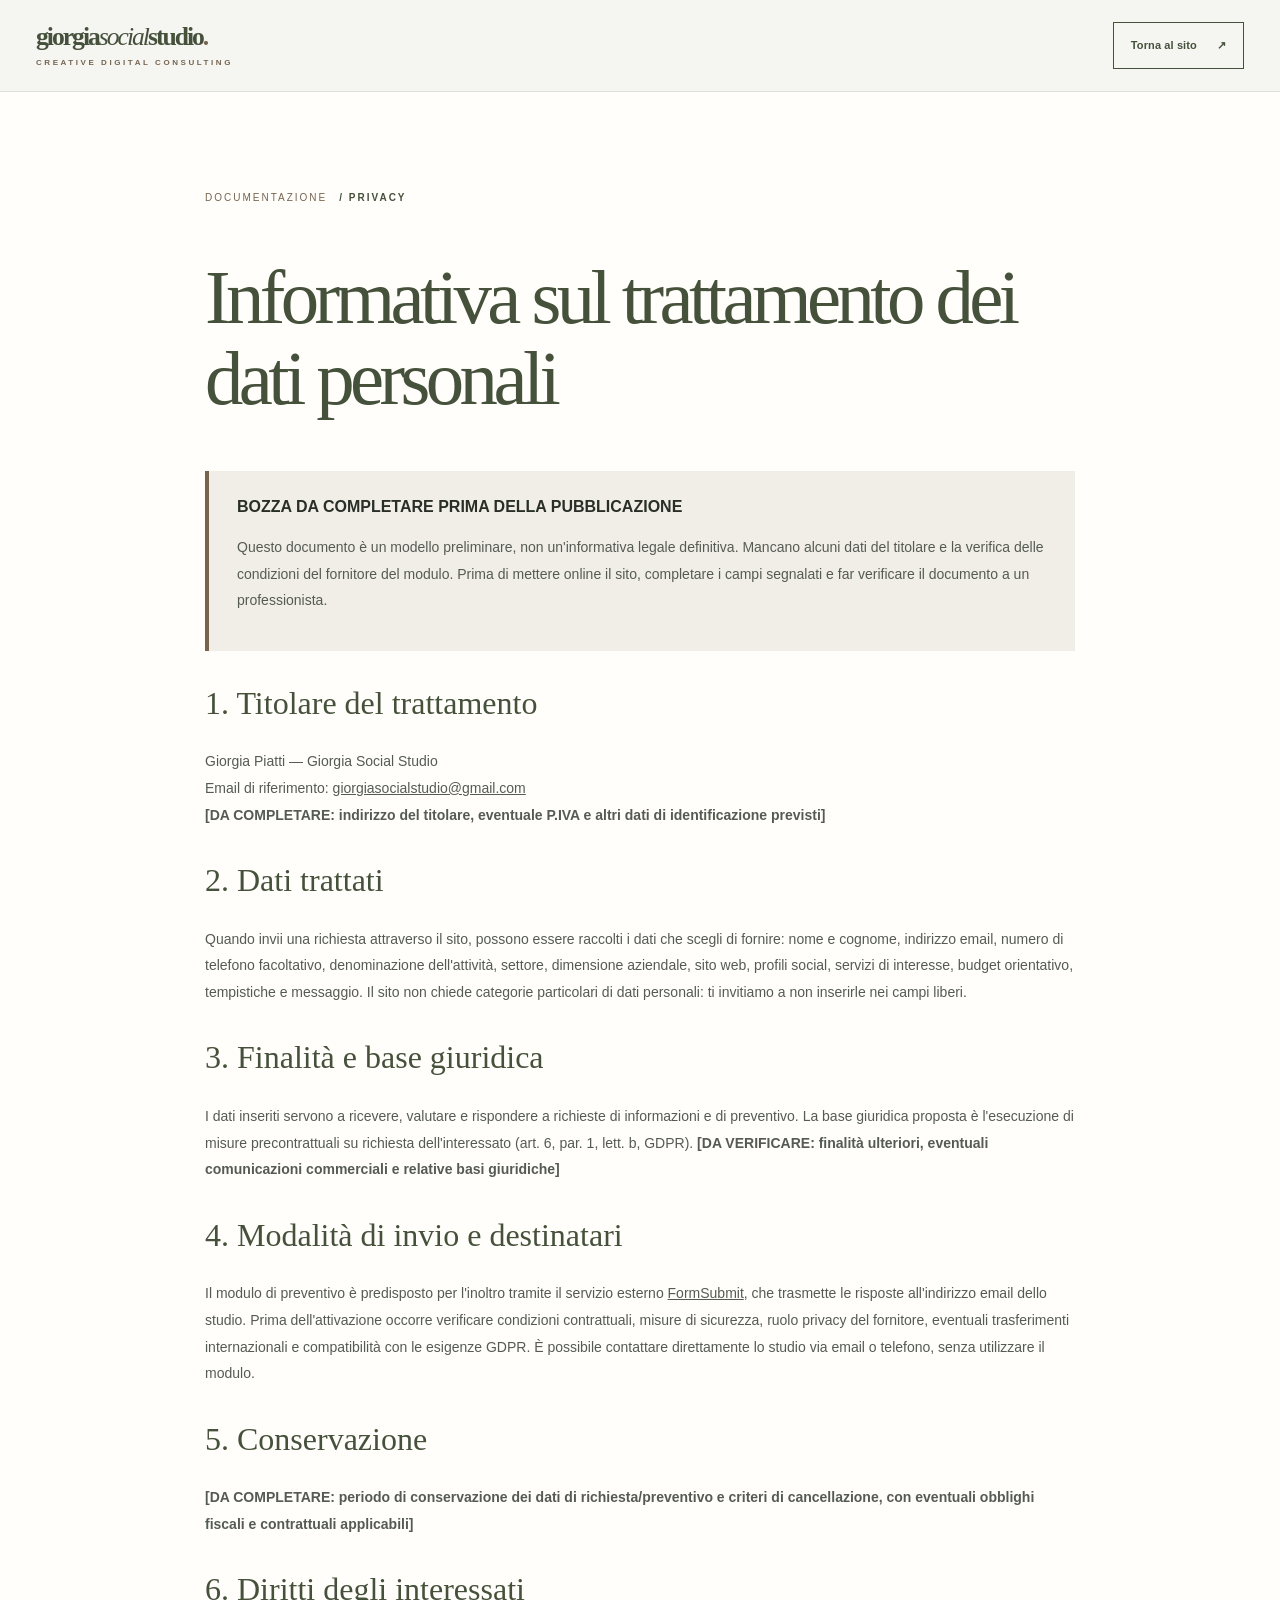
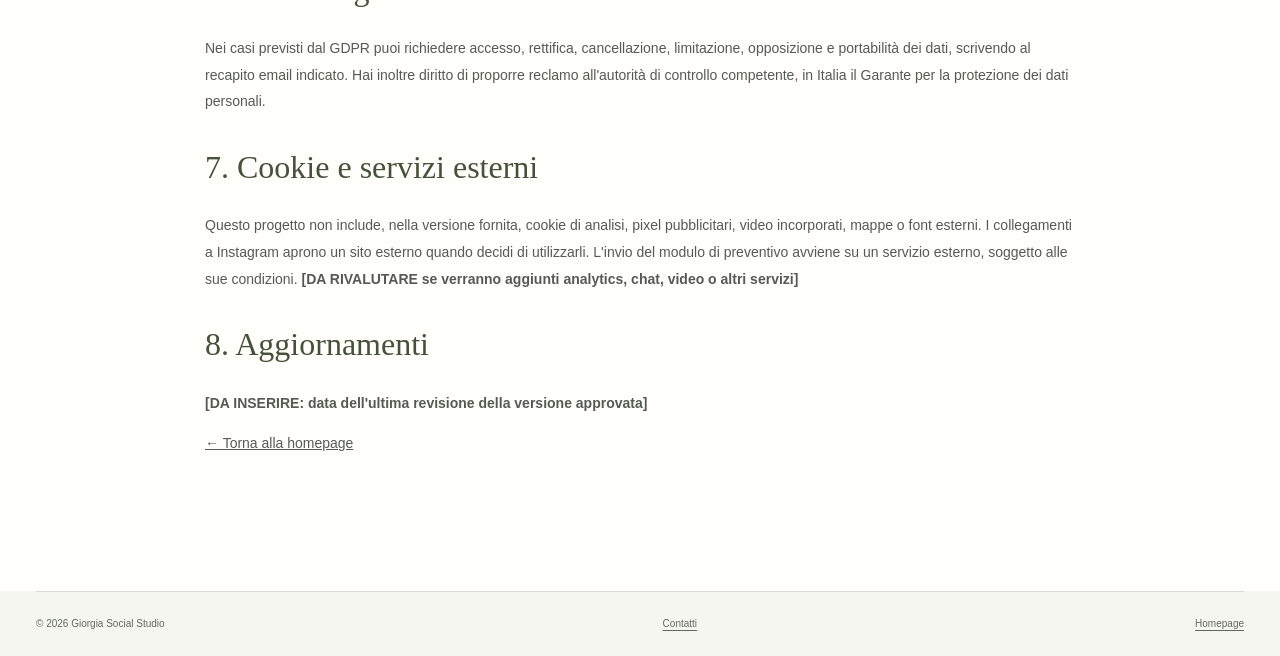
<file: privacy.html>
<!doctype html>
<html lang="it">
<head>
  <meta charset="utf-8"><meta name="viewport" content="width=device-width, initial-scale=1">
  <meta name="robots" content="noindex, nofollow">
  <meta name="theme-color" content="#F5F5F2">
  <title>Informativa privacy | Giorgia Social Studio</title>
  <link rel="icon" href="./assets/favicon.svg" type="image/svg+xml"><link rel="stylesheet" href="./assets/style.css">
  <script src="./assets/script.js" defer></script>
</head>
<body>
  <a class="skip-link" href="#contenuto">Vai al contenuto</a>
  <header class="site-header"><div class="container nav-wrap"><a class="brand" href="./index.html" aria-label="Torna a Giorgia Social Studio"><span class="brand-main">giorgia<span class="brand-italic">social</span>studio<span class="brand-period">.</span></span><span class="brand-sub">CREATIVE DIGITAL CONSULTING</span></a><a class="nav-cta" style="display:inline-flex" href="./index.html">Torna al sito <span aria-hidden="true">↗</span></a></div></header>
  <main class="legal-page" id="contenuto"><div class="container legal-content"><div class="section-label"><span>DOCUMENTAZIONE</span> / PRIVACY</div><h1>Informativa sul trattamento dei dati personali</h1>
    <div class="legal-note"><strong>BOZZA DA COMPLETARE PRIMA DELLA PUBBLICAZIONE</strong><p>Questo documento è un modello preliminare, non un'informativa legale definitiva. Mancano alcuni dati del titolare e la verifica delle condizioni del fornitore del modulo. Prima di mettere online il sito, completare i campi segnalati e far verificare il documento a un professionista.</p></div>
    <h2>1. Titolare del trattamento</h2><p>Giorgia Piatti — Giorgia Social Studio<br>Email di riferimento: <a href="mailto:giorgiasocialstudio@gmail.com">giorgiasocialstudio@gmail.com</a><br><strong>[DA COMPLETARE: indirizzo del titolare, eventuale P.IVA e altri dati di identificazione previsti]</strong></p>
    <h2>2. Dati trattati</h2><p>Quando invii una richiesta attraverso il sito, possono essere raccolti i dati che scegli di fornire: nome e cognome, indirizzo email, numero di telefono facoltativo, denominazione dell'attività, settore, dimensione aziendale, sito web, profili social, servizi di interesse, budget orientativo, tempistiche e messaggio. Il sito non chiede categorie particolari di dati personali: ti invitiamo a non inserirle nei campi liberi.</p>
    <h2>3. Finalità e base giuridica</h2><p>I dati inseriti servono a ricevere, valutare e rispondere a richieste di informazioni e di preventivo. La base giuridica proposta è l'esecuzione di misure precontrattuali su richiesta dell'interessato (art. 6, par. 1, lett. b, GDPR). <strong>[DA VERIFICARE: finalità ulteriori, eventuali comunicazioni commerciali e relative basi giuridiche]</strong></p>
    <h2>4. Modalità di invio e destinatari</h2><p>Il modulo di preventivo è predisposto per l'inoltro tramite il servizio esterno <a href="https://formsubmit.co/" target="_blank" rel="noopener noreferrer">FormSubmit</a>, che trasmette le risposte all'indirizzo email dello studio. Prima dell'attivazione occorre verificare condizioni contrattuali, misure di sicurezza, ruolo privacy del fornitore, eventuali trasferimenti internazionali e compatibilità con le esigenze GDPR. È possibile contattare direttamente lo studio via email o telefono, senza utilizzare il modulo.</p>
    <h2>5. Conservazione</h2><p><strong>[DA COMPLETARE: periodo di conservazione dei dati di richiesta/preventivo e criteri di cancellazione, con eventuali obblighi fiscali e contrattuali applicabili]</strong></p>
    <h2>6. Diritti degli interessati</h2><p>Nei casi previsti dal GDPR puoi richiedere accesso, rettifica, cancellazione, limitazione, opposizione e portabilità dei dati, scrivendo al recapito email indicato. Hai inoltre diritto di proporre reclamo all'autorità di controllo competente, in Italia il Garante per la protezione dei dati personali.</p>
    <h2>7. Cookie e servizi esterni</h2><p>Questo progetto non include, nella versione fornita, cookie di analisi, pixel pubblicitari, video incorporati, mappe o font esterni. I collegamenti a Instagram aprono un sito esterno quando decidi di utilizzarli. L'invio del modulo di preventivo avviene su un servizio esterno, soggetto alle sue condizioni. <strong>[DA RIVALUTARE se verranno aggiunti analytics, chat, video o altri servizi]</strong></p>
    <h2>8. Aggiornamenti</h2><p><strong>[DA INSERIRE: data dell'ultima revisione della versione approvata]</strong></p>
    <p><a href="./index.html">← Torna alla homepage</a></p>
  </div></main>
  <footer class="site-footer"><div class="container footer-bottom"><span>© <span id="current-year">2026</span> Giorgia Social Studio</span><a href="./index.html#contatti">Contatti</a><a href="./index.html">Homepage</a></div></footer>
</body>
</html>
</file>
<file: assets/style.css>
/* GIORGIA SOCIAL STUDIO — Design system
   Palette obtained from the supplied GSS brand-identity PDF.
   No remote fonts, tracking scripts or CSS frameworks. */
:root {
  --olive: #5f6750;
  --olive-deep: #46513c;
  --sand: #b2a395;
  --brown: #776550;
  --cream: #f5f5f2;
  --warm: #f1eee8;
  --sage: #e5e9e0;
  --paper: #fffefa;
  --ink: #292f27;
  --muted: #696f67;
  --line: #d9dcd3;
  --white: #fff;
  --serif: 'Iowan Old Style', 'Baskerville', 'Palatino Linotype', 'Book Antiqua', Georgia, serif;
  --sans: -apple-system, BlinkMacSystemFont, 'Segoe UI', Arial, Helvetica, sans-serif;
  --radius: 3px;
  --ease: cubic-bezier(.19, 1, .22, 1);
}
*, *::before, *::after { box-sizing: border-box; }
html { scroll-behavior: smooth; scroll-padding-top: 100px; }
body { margin: 0; background: var(--cream); color: var(--ink); font: 400 16px/1.65 var(--sans); overflow-x: clip; -webkit-font-smoothing: antialiased; }
img { max-width: 100%; display: block; }
button, input, select, textarea { font: inherit; }
button { cursor: pointer; }
a { color: inherit; text-decoration: none; }
a:hover { text-decoration: none; }
button:focus-visible, a:focus-visible, input:focus-visible, select:focus-visible, textarea:focus-visible, summary:focus-visible { outline: 3px solid var(--brown); outline-offset: 4px; }
::selection { background: var(--olive); color: var(--white); }
[hidden] { display: none !important; }
.container { width: min(100% - 100px, 1380px); margin-inline: auto; }
.section { padding: 128px 0; }
.skip-link { position: fixed; top: -100px; left: 12px; z-index: 1100; background: var(--olive); color: #fff; padding: 12px 24px; font-weight: 700; }
.skip-link:focus { top: 12px; }
.announcement { min-height: 32px; background: var(--olive); color: #fff; text-align: center; font-size: 9px; letter-spacing: .24em; font-weight: 700; display: flex; align-items: center; justify-content: center; gap: 18px; padding: 7px 16px; }
.announcement-dot { background: #e4e5dc; width: 5px; height: 5px; border-radius: 50%; }
.announcement-separator { opacity: .4; }
.site-header { position: sticky; top: 0; z-index: 90; background: rgba(245, 245, 242, .965); border-bottom: 1px solid rgba(95, 103, 80, .14); backdrop-filter: blur(14px); -webkit-backdrop-filter: blur(14px); }
.nav-wrap { min-height: 91px; display: flex; align-items: center; justify-content: space-between; gap: 28px; }
.brand { display: flex; flex-direction: column; line-height: 1; flex-shrink: 0; }
.brand-main { font-family: var(--serif); color: var(--olive-deep); font-size: clamp(20px, 2vw, 29px); font-weight: 600; letter-spacing: -.078em; white-space: nowrap; }
.brand-italic, .footer-brand em { font-weight: 400; font-style: italic; }
.brand-period { color: var(--brown); }
.brand-sub { color: var(--brown); font-size: 8px; letter-spacing: .32em; margin-top: 9px; font-weight: 700; }
.main-nav { display: flex; align-items: center; gap: clamp(16px, 2.3vw, 36px); }
.main-nav a { font-size: 12px; font-weight: 600; position: relative; white-space: nowrap; }
.main-nav a::after { content:''; position: absolute; left: 0; right: 100%; bottom: -7px; height: 1px; background: var(--olive); transition: right .25s ease; }
.main-nav a:hover::after, .main-nav a:focus-visible::after { right: 0; }
.nav-cta { padding: 13px 17px; border: 1px solid var(--olive-deep); color: var(--olive-deep); font-size: 11px; letter-spacing: .01em; font-weight: 700; display: flex; gap: 20px; align-items: center; transition: background .25s, color .25s; white-space: nowrap; }
.nav-cta:hover { background: var(--olive); color: white; }
.menu-toggle { display: none; border: 0; background: transparent; padding: 12px; width: 47px; height: 43px; justify-content: center; flex-direction: column; gap: 7px; }
.menu-toggle span { display: block; height: 2px; width: 23px; background: var(--olive-deep); transition: transform .25s; }
.menu-toggle[aria-expanded="true"] span:first-child { transform: translateY(4.5px) rotate(45deg); }
.menu-toggle[aria-expanded="true"] span:last-child { transform: translateY(-4.5px) rotate(-45deg); }

/* Shared typography + links */
.eyebrow, .section-label { display: flex; align-items: center; gap: 12px; font-size: 10px; letter-spacing: .2em; font-weight: 700; color: var(--olive-deep); }
.eyebrow-line { height: 1px; width: 26px; background: currentColor; }
.section-label { margin-bottom: 26px; }
.section-label span { color: var(--brown); font-weight: 500; }
.section-title { margin: 0 0 27px; font: 400 clamp(47px, 5.1vw, 81px)/1.055 var(--serif); letter-spacing: -.056em; color: var(--olive-deep); }
.section-title em, h1 em, .quote-banner em, .contact-section h2 em { font-weight: 400; font-style: italic; }
.section-heading-row { display: grid; grid-template-columns: 1.15fr .55fr; gap: 80px; justify-content: space-between; align-items: end; margin-bottom: 65px; }
.section-heading-row p { max-width: 380px; padding-bottom: 12px; color: var(--muted); line-height: 1.9; margin: 0; font-size: 14px; }
.button { min-height: 53px; display: inline-flex; justify-content: center; align-items: center; gap: 38px; padding: 15px 24px; font-size: 12px; line-height: 1.4; font-weight: 700; letter-spacing: .015em; border: 1px solid transparent; transition: background .22s ease, color .22s ease, transform .3s var(--ease), border-color .22s; text-align: center; }
.button:hover { transform: translateY(-3px); }
.button-primary { background: var(--olive-deep); color: #fff; }
.button-primary:hover { background: #697356; }
.button-outline { background: transparent; color: var(--olive-deep); border-color: var(--olive-deep); }
.button-outline:hover { background: var(--olive-deep); color: #fff; }
.button-cream { background: var(--cream); color: var(--olive-deep); }
.button-cream:hover { background: white; }
.button-border-light { border-color: rgba(255,255,255,.7); color: white; }
.button-border-light:hover { background: white; color: var(--olive-deep); }
.button-ghost { background: transparent; color: var(--olive-deep); border-color: var(--line); }
.button-ghost:hover { background: var(--sage); }
.text-link { display: inline-flex; gap: 20px; font-size: 12px; font-weight: 700; align-items: center; border-bottom: 1px solid currentColor; padding-bottom: 6px; transition: gap .25s; }
.text-link:hover { gap: 30px; }
.text-link-dark { color: var(--olive-deep); }

/* Hero */
.hero { background: var(--cream); position: relative; overflow: hidden; }
.hero::before { content: ''; position: absolute; width: 650px; height: 650px; top: -220px; left: -370px; border-radius: 50%; background: rgba(178, 163, 149, .13); pointer-events: none; }
.hero-layout { display: grid; grid-template-columns: minmax(0, 1.14fr) minmax(0, .86fr); align-items: center; min-height: 680px; gap: clamp(25px, 6vw, 88px); padding-top: 66px; padding-bottom: 63px; }
.hero-copy { padding-bottom: 24px; position: relative; z-index: 1; }
.hero-copy h1 { font: 400 clamp(58px, 6.35vw, 103px)/1.025 var(--serif); letter-spacing: -.075em; margin: 31px 0 25px; color: var(--olive-deep); white-space: nowrap; }
.hero-copy h1 em { color: var(--brown); }
.hero-stroke { position: relative; z-index: 0; }
.hero-stroke::after { content:''; position: absolute; height: .11em; background: rgba(178,163,149,.48); left: -2%; right: 1%; bottom: .05em; z-index: -1; transform: rotate(-1deg); }
.hero-description { font-size: 15px; line-height: 1.95; color: #62685f; max-width: 525px; margin: 0; }
.hero-actions { display: flex; align-items: center; gap: 35px; margin-top: 35px; flex-wrap: wrap; }
.hero-footer-note { color: var(--brown); font: italic 16px var(--serif); display: flex; align-items: center; gap: 12px; margin-top: 71px; }
.tiny-star { font-size: 22px; font-style: normal; }
.hero-art { position: relative; padding: 23px 30px 20px 22px; }
.hero-art::before { content:''; position:absolute; top: 0; right: 0; bottom: 8px; left: 55px; border: 1px solid #beb4a6; pointer-events: none; }
.hero-photo-frame { position: relative; aspect-ratio: .83; overflow: hidden; background: #b6aa92; }
.hero-photo-frame img { width: 100%; height: 100%; object-fit: cover; object-position: 50% 45%; filter: saturate(.84); }
.hero-photo-tag { display: flex; justify-content: space-between; gap: 12px; padding-top: 17px; font-size: 9px; letter-spacing: .15em; color: var(--brown); font-weight: 600; }
.hero-floating-label { position: absolute; left: -56px; bottom: 90px; background: #f5f5f2; box-shadow: 0 13px 35px rgba(62,69,50,.09); padding: 22px 26px; font: 400 22px/1.12 var(--serif); color: var(--olive-deep); transform: rotate(-5deg); }
.hero-floating-label em { font-weight: 400; color: var(--brown); }
.hero-decor { position: absolute; z-index: 1; top: 6px; left: -16px; color: var(--brown); font-size: 57px; line-height: 1; font-weight: 300; }
.hero-bottom { display: flex; align-items: center; justify-content: space-between; padding: 15px 0 30px; border-top: 1px solid var(--line); color: var(--brown); letter-spacing: .17em; font-size: 9px; font-weight: 700; }
.hero-bottom a { display: flex; align-items: center; gap: 18px; }
.hero-bottom a span { font-size: 19px; font-weight: 400; }
.expertise-strip { background: var(--olive); color: #f8f9f4; overflow: hidden; }
.expertise-inner { padding: 21px 0; display: flex; gap: clamp(15px, 3vw, 43px); align-items: center; justify-content: space-between; font-size: 12px; font-weight: 600; letter-spacing: .13em; white-space: nowrap; }
.expertise-inner .sep { color: #c4b8a9; font-size: 17px; }

/* About */
.about-section { background: var(--paper); }
.about-grid { display: grid; grid-template-columns: 1fr 1fr; gap: clamp(65px, 10vw, 155px); align-items: center; }
.about-image-wrap { position: relative; min-height: 560px; padding: 0 50px 90px 0; }
.about-image-wrap::before { content: ''; position: absolute; background: #e9e5df; top: 45px; left: 42px; right: 0; bottom: 55px; }
.about-main-image { position: relative; width: 100%; margin-top: 3px; height: 352px; overflow: hidden; box-shadow: 0 22px 45px rgba(37,43,31,.08); }
.about-main-image img { width:100%; height:100%; object-fit:cover; }
.about-image-accent { width: 67%; height: 205px; position: absolute; right: 4px; bottom: 12px; border: 9px solid var(--paper); overflow: hidden; }
.about-image-accent img { height:100%; width:100%; object-fit:cover; }
.about-stamp { position: absolute; left: -22px; bottom: 40px; background: var(--olive); color: white; width: 112px; height: 112px; border-radius: 50%; display: flex; justify-content: center; align-items: center; flex-direction: column; line-height: 1.2; transform: rotate(-9deg); }
.about-stamp span { font: italic 31px var(--serif); }
.about-stamp small { font-size: 8px; letter-spacing: .15em; margin-top: 6px; }
.about-copy { max-width: 615px; }
.about-copy .lead-text { font: 400 clamp(20px, 2.05vw, 28px)/1.5 var(--serif); color: var(--olive-deep); margin-bottom: 23px; }
.about-copy > p:not(.lead-text) { margin: 0 0 14px; font-size: 14px; color: var(--muted); line-height: 2; }
.about-milestones { display: grid; grid-template-columns: repeat(3,1fr); border-top:1px solid var(--line); border-bottom:1px solid var(--line); margin: 34px 0 30px; padding: 23px 0; gap: 8px; }
.about-milestones div { display: flex; flex-direction: column; gap: 6px; }
.about-milestones strong { color: var(--olive-deep); font: 34px var(--serif); letter-spacing: -.05em; }
.about-milestones span { color: var(--muted); font-size: 10px; line-height: 1.55; }

/* Services */
.services-section { background: var(--warm); }
.services-grid { display: grid; grid-template-columns: repeat(3, minmax(0, 1fr)); border-top: 1px solid #d7d1c7; border-left: 1px solid #d7d1c7; }
.service-card { min-height: 390px; display: flex; flex-direction: column; padding: 36px 34px 27px; border-right: 1px solid #d7d1c7; border-bottom: 1px solid #d7d1c7; background: rgba(255,255,255,.45); transition: background .35s, transform .35s; }
.service-card:hover { background: var(--paper); }
.service-card-featured { background: var(--sage); }
.service-top { display: flex; justify-content: space-between; align-items: center; color: var(--olive); font-size: 10px; letter-spacing: .17em; font-weight: 700; }
.service-top span:last-child { font-size: 22px; font-weight: 400; letter-spacing: 0; line-height: 1; }
.service-card h3 { font: 400 clamp(30px, 2.6vw, 42px)/1.15 var(--serif); color: var(--olive-deep); letter-spacing: -.04em; margin: 45px 0 17px; }
.service-card h3 em { color: var(--brown); font-weight: 400; }
.service-card p { color: var(--muted); font-size: 13px; line-height: 1.85; max-width: 320px; margin: 0 0 17px; }
.service-tags { display: flex; gap: 7px; flex-wrap: wrap; margin-top: auto; margin-bottom: 24px; }
.service-tags span { padding: 5px 9px; border: 1px solid rgba(95,103,80,.2); border-radius: 25px; color: var(--olive-deep); font-size: 9px; }
.service-card > a { color: var(--olive-deep); padding-top: 17px; border-top: 1px solid var(--line); display: flex; align-items: center; justify-content: space-between; gap: 6px; font-size: 11px; font-weight: 700; }
.service-card > a span { font-size: 18px; }
.service-card > a:hover span { transform: translate(3px, -3px); }
.quote-banner { background: #e3dfd6; }
.quote-banner-inner { display: flex; gap: 30px; align-items: center; padding: 34px 0; }
.quote-mark { font: 94px/.8 var(--serif); color: var(--brown); opacity: .55; }
.quote-banner p { font: 400 clamp(25px, 2.75vw, 40px)/1.35 var(--serif); margin: 0; color: var(--olive-deep); letter-spacing: -.035em; flex: 1; }
.quote-banner em { color: var(--brown); }
.quote-attribution { color: var(--olive); font-size: 9px; letter-spacing: .13em; font-weight: 700; white-space: nowrap; }

/* Portfolio */
.portfolio-section { background: var(--paper); }
.portfolio-heading { margin-bottom: 35px; }
.portfolio-toolbar { display: flex; justify-content: space-between; gap: 30px; align-items: end; margin-bottom: 24px; }
.filter-list { display: flex; flex-wrap: wrap; gap: 8px; }
.filter-btn { background: transparent; border: 1px solid var(--line); color: var(--olive-deep); font-size: 11px; padding: 9px 14px; transition: background .2s, color .2s; }
.filter-btn:hover, .filter-btn.active { background: var(--olive-deep); color: white; border-color: var(--olive-deep); }
.filter-btn span { font-size: 9px; padding-left: 7px; opacity: .7; }
.portfolio-index { font-size: 9px; letter-spacing: .17em; white-space: nowrap; color: var(--brown); }
.portfolio-grid { display: grid; grid-template-columns: repeat(4, minmax(0, 1fr)); grid-auto-rows: 315px; grid-auto-flow: dense; gap: 16px; }
.project-card { display: flex; flex-direction: column; border: 0; background: var(--cream); padding: 0; text-align: left; min-width: 0; color: var(--ink); overflow: hidden; transition: box-shadow .3s; }
.project-card:hover { box-shadow: 0 18px 32px rgba(53, 58, 45, .12); }
.project-card-big { grid-row: span 2; }
.project-image { display: block; flex: 1 1 0; overflow: hidden; background: #ddd8cb; position: relative; min-height: 0; }
.project-image::after { content:''; position: absolute; inset:0; background: linear-gradient(to top, rgba(37,45,37,.12),transparent 40%); pointer-events: none; }
.project-image img { height: 100%; width: 100%; object-fit: cover; object-position: center 36%; transition: transform .7s var(--ease), filter .5s; }
.project-card:hover .project-image img { transform: scale(1.055); filter: saturate(.91); }
.project-meta { padding: 15px 15px 13px; background: var(--cream); min-height: 70px; display: flex; justify-content: space-between; gap: 9px; align-items: center; }
.project-meta strong { display: block; font: 22px/1.18 var(--serif); letter-spacing: -.03em; color: var(--olive-deep); }
.project-meta small { display: block; font-size: 8px; color: var(--brown); font-weight: 700; letter-spacing: .13em; margin-top: 6px; }
.project-arrow { flex-shrink:0; background: var(--sage); color: var(--olive-deep); display: grid; place-items: center; width: 31px; height: 31px; font-size: 16px; }
.portfolio-footer { margin-top: 42px; display: flex; justify-content: space-between; gap: 20px; align-items: center; padding-top: 25px; border-top: 1px solid var(--line); }
.portfolio-footer p { font: italic 20px/1.45 var(--serif); color: var(--olive-deep); margin: 0; }
.project-dialog { width: min(92vw, 930px); max-height: min(90vh, 820px); overflow: auto; padding: 0; border: 0; background: var(--cream); box-shadow: 0 30px 100px rgba(0,0,0,.35); }
.project-dialog::backdrop { background: rgba(23,29,24,.73); backdrop-filter: blur(4px); }
.dialog-inner { display:grid; grid-template-columns: .8fr 1fr; min-height: 500px; position: relative; }
.dialog-close { position: absolute; z-index: 2; top: 16px; right: 16px; background: var(--olive-deep); color: white; border: 0; width: 43px; height: 43px; font-size: 28px; line-height: 1; }
.dialog-image { max-height: 720px; background:#dad9d0; }
.dialog-image img { height: 100%; width: 100%; object-fit: contain; }
.dialog-copy { padding: 85px 50px 50px; display: flex; flex-direction: column; }
.dialog-copy h2 { font: 400 clamp(40px,4vw,63px)/1.1 var(--serif); letter-spacing: -.05em; color: var(--olive-deep); margin: 10px 0 15px; }
.dialog-sector { color: var(--brown); font-size: 10px; font-weight: 700; letter-spacing: .12em; text-transform: uppercase; }
.dialog-copy p { color: var(--muted); line-height: 1.85; font-size: 14px; }
.dialog-copy .button { margin-top: auto; align-self: flex-start; }

/* Proof / Results */
.results-section { background: var(--olive-deep); color: #fff; padding: 110px 0; }
.results-grid { display: grid; grid-template-columns: 1fr .9fr; gap: 100px; align-items: center; }
.section-label-light { color: #e9e9df; }
.section-label-light span { color: #c4b8a9; }
.results-copy .section-title { color: white; }
.results-copy .section-title em { color: #d8cbb8; }
.results-copy p { color: #e0e5dc; font-size: 14px; line-height: 1.95; max-width: 450px; margin: 0 0 36px; }
.light-link { color: white; }
.results-feature { border: 1px solid rgba(255,255,255,.3); padding: 38px 40px; position: relative; }
.results-feature::before { content:'✳'; color: #d8cbb8; font-size: 45px; position: absolute; right: -19px; top: -28px; }
.results-eyebrow { display:block; font-size: 10px; letter-spacing: .2em; color: #d9dfd1; font-weight:700; }
.results-feature > strong { font: 400 clamp(65px, 8.3vw, 135px)/1 var(--serif); display: block; letter-spacing: -.085em; margin: 28px 0 0; }
.results-feature > strong span { color: #cabbaa; }
.results-main-caption { font: italic 26px var(--serif); color: #e2dbc9; }
.results-proof { border-top: 1px solid rgba(255,255,255,.23); display: flex; align-items: center; gap: 18px; margin-top: 35px; padding-top: 21px; }
.results-proof img { width: 112px; max-height: 95px; object-fit: cover; filter: saturate(.8); }
.results-proof p { font-size: 11px; color: #e7eadf; line-height: 1.65; margin: 0; }

/* Method */
.method-section { background: var(--cream); }
.method-grid { display: grid; grid-template-columns: repeat(4,minmax(0,1fr)); gap: 0; }
.method-card { padding: 10px 30px 10px 0; }
.method-number { font: 400 55px var(--serif); color: var(--brown); }
.method-line { height: 1px; background: #c1c6bb; margin: 14px 0 29px; position: relative; }
.method-line::before { content:''; background: var(--olive); width: 8px; height: 8px; border-radius:50%; position: absolute; left:0; top:-3px; }
.method-card h3 { font: 400 28px/1.15 var(--serif); letter-spacing: -.03em; color: var(--olive-deep); margin: 0 0 15px; }
.method-card p { font-size: 13px; color: var(--muted); line-height: 1.9; max-width: 265px; margin: 0; }

/* Quote wizard */
.quote-section { background: #e9e5de; }
.quote-layout { display: grid; grid-template-columns: minmax(0,.7fr) minmax(0,1.07fr); gap: clamp(55px, 8vw, 125px); align-items: start; }
.quote-intro { position: sticky; top: 138px; }
.quote-intro .section-title { margin-bottom: 25px; }
.quote-intro > p { font-size: 14px; line-height: 1.95; color: #60655d; max-width: 440px; }
.quote-trust { display: grid; gap: 15px; margin-top: 43px; }
.quote-trust > div { display: flex; gap: 14px; align-items: start; color: var(--olive-deep); font-size: 13px; font-weight: 600; }
.quote-trust > div > span:first-child { color: var(--brown); font-size: 16px; }
.quote-side-note { border-top: 1px solid #bfc1b8; padding-top: 26px; margin-top: 50px; }
.quote-side-note > span { font-size: 9px; font-weight: 700; letter-spacing: .15em; color: var(--brown); }
.quote-side-note p { margin: 8px 0; font-size: 13px; color: var(--muted); line-height: 1.7; overflow-wrap: anywhere; }
.quote-side-note a { color: var(--olive-deep); text-decoration: underline; text-underline-offset: 3px; }
.form-shell { padding: 35px 43px 30px; background: #fffefa; box-shadow: 0 25px 80px rgba(71,74,64,.09); border: 1px solid #d9dad1; }
.form-shell-top { display: flex; align-items:center; justify-content: space-between; gap: 14px; margin-bottom: 14px; color: var(--olive-deep); font-size: 10px; letter-spacing: .15em; font-weight: 700; }
.form-shell-top span:last-child { color: var(--brown); }
.progress-track { height: 3px; background: #e3e5de; width: 100%; margin-bottom: 38px; overflow: hidden; }
#progress-fill { width: 25%; height: 100%; background: var(--olive); transition: width .35s; }
.form-step { border: 0; padding: 0; margin: 0; min-width: 0; }
.form-step legend { font: 400 clamp(29px, 2.7vw, 41px)/1.15 var(--serif); letter-spacing: -.05em; color: var(--olive-deep); margin-bottom: 8px; padding: 0; }
.step-help { margin: 0 0 30px; color: var(--muted); font-size: 13px; line-height: 1.7; }
.field-grid { display: grid; grid-template-columns: repeat(2,minmax(0,1fr)); gap: 23px 17px; }
.field { display: flex; flex-direction: column; min-width: 0; }
.field.full { grid-column: 1 / -1; }
.field label, .field-label { font-size: 11px; font-weight: 700; color: var(--olive-deep); margin-bottom: 9px; }
.field label span, .required-label { color: #9d503d; }
.field input, .field select, .field textarea { width: 100%; min-height: 48px; background: #f8f8f5; border: 1px solid #d7dcd3; border-radius: 0; color: var(--ink); padding: 12px 13px; font-size: 13px; outline-offset: 2px; transition: border-color .15s, background .15s; }
.field input::placeholder, .field textarea::placeholder { color: #858a82; }
.field input:hover, .field select:hover, .field textarea:hover { border-color: var(--sand); }
.field input:focus, .field select:focus, .field textarea:focus { background: white; border-color: var(--olive); }
.field textarea { min-height: 93px; resize: vertical; }
.field small { font-size: 10px; color: var(--muted); line-height: 1.5; margin-top: 7px; }
.check-grid { display: grid; grid-template-columns: repeat(2,minmax(0,1fr)); gap: 11px; margin-bottom: 25px; }
.check-card { display: block; position: relative; cursor: pointer; min-width: 0; }
.check-card input { position: absolute; width: 1px; height: 1px; opacity: 0; }
.check-card-inner { height: 121px; display: flex; flex-direction: column; align-items: flex-start; border: 1px solid #d7dcd3; padding: 13px 16px; background: #f8f8f5; transition: background .2s, border-color .2s; position: relative; }
.check-card-inner > span:first-child { font-size: 9px; color: var(--brown); letter-spacing: .1em; }
.check-card-inner strong { font: 400 20px/1.15 var(--serif); color: var(--olive-deep); margin-top: 15px; letter-spacing: -.035em; }
.check-mark { opacity: 0; position:absolute; top:9px; right:10px; color:var(--olive-deep); }
.check-card input:checked + .check-card-inner { background: #e8ede2; border-color: var(--olive); }
.check-card input:checked + .check-card-inner .check-mark { opacity: 1; }
.check-card input:focus-visible + .check-card-inner { outline: 3px solid var(--brown); outline-offset: 3px; }
.inline-checks { display: flex; flex-wrap: wrap; gap: 10px; }
.inline-checks label { margin: 0; display: inline-flex; align-items:center; gap: 8px; border: 1px solid #d7dcd3; padding: 7px 10px; font-size: 11px; font-weight: 500; cursor: pointer; background: #f8f8f5; }
.inline-checks input { min-height: auto; width: 15px; height:15px; accent-color: var(--olive); }
.request-preview { background: var(--sage); padding: 15px 17px; margin-top: 27px; border-left: 3px solid var(--olive); }
.request-preview-top { display: flex; gap: 8px; justify-content: space-between; align-items: center; margin-bottom: 11px; }
.request-preview-top strong { font-size: 11px; color: var(--olive-deep); }
.request-preview-top span { color: var(--brown); font-size: 9px; font-weight: 700; letter-spacing: .13em; }
.request-preview p { font-size: 12px; color: var(--olive-deep); line-height: 1.8; white-space: pre-line; margin: 0; overflow-wrap: anywhere; }
.privacy-check { display: flex; gap: 12px; align-items: flex-start; margin-top: 24px; cursor: pointer; }
.privacy-check input { accent-color: var(--olive); margin-top: 5px; flex: 0 0 18px; width: 18px; height: 18px; }
.privacy-check span { font-size: 11px; line-height: 1.7; color: var(--muted); }
.privacy-check a { text-decoration: underline; color: var(--olive-deep); text-underline-offset: 3px; }
.form-provider-note { font-size: 10px; line-height: 1.6; color: var(--muted); margin: 20px 0 0; }
.form-error { color: #872f25; background: #fff2ed; padding: 10px 13px; font-size: 12px; line-height: 1.65; border: 1px solid #e9b7a5; }
.form-actions { display: flex; align-items: center; gap: 13px; margin-top: 35px; border-top: 1px solid var(--line); padding-top: 25px; }
.form-actions .button { min-height: 46px; gap: 15px; }
.form-step-counter { margin-left: auto; color: var(--brown); font-size: 10px; letter-spacing: .15em; white-space: nowrap; }
.honeypot { position: absolute !important; left: -9999px !important; width: 1px; height: 1px; overflow: hidden; }

/* FAQ and contacts */
.faq-section { background: var(--paper); }
.faq-layout { display: grid; grid-template-columns: .7fr 1fr; gap: 115px; }
.faq-intro { color: var(--muted); font-size: 14px; max-width: 380px; }
.faq-list { border-top: 1px solid var(--line); }
.faq-list details { border-bottom: 1px solid var(--line); }
.faq-list summary { list-style: none; display: flex; align-items: center; justify-content: space-between; gap: 17px; cursor: pointer; color: var(--olive-deep); padding: 23px 0; font: 500 22px/1.4 var(--serif); }
.faq-list summary::-webkit-details-marker { display: none; }
.faq-plus { flex: 0 0 28px; display:grid; place-items:center; font: 25px/1 var(--sans); transition: transform .25s; color: var(--brown); }
.faq-list details[open] .faq-plus { transform: rotate(45deg); }
.faq-list details p { padding: 0 38px 24px 0; font-size: 13px; line-height: 1.9; color: var(--muted); margin: 0; }
.faq-list details p a { text-decoration: underline; text-underline-offset: 3px; overflow-wrap: anywhere; }
.contact-section { background: var(--olive); color: white; padding: 120px 0; }
.contact-layout { display: grid; grid-template-columns: 1fr .8fr; gap: 110px; }
.contact-section h2 { font: 400 clamp(50px, 5.8vw, 91px)/1.055 var(--serif); letter-spacing: -.064em; margin: 0 0 31px; }
.contact-section h2 em { color: #e2d5c4; }
.contact-section p { font-size: 14px; color: #e8ede6; max-width: 480px; line-height: 1.95; }
.contact-actions { display: flex; flex-wrap: wrap; gap: 13px; margin-top: 35px; }
.contact-details { border-top: 1px solid rgba(255,255,255,.4); margin-top: 46px; }
.contact-details-title { display: block; font-size: 10px; letter-spacing: .18em; font-weight: 700; margin: 17px 0 9px; color: #e6e7df; }
.contact-details > a { display: flex; flex-direction: column; position: relative; border-bottom: 1px solid rgba(255,255,255,.3); padding: 21px 36px 21px 0; overflow-wrap: anywhere; }
.contact-details > a span:first-child { font-size: 9px; font-weight: 700; letter-spacing: .15em; margin-bottom: 6px; color: #dfe3d9; }
.contact-details > a strong { font: 400 clamp(20px, 2vw, 29px)/1.35 var(--serif); letter-spacing: -.03em; }
.contact-details > a:hover strong { text-decoration: underline; text-decoration-thickness: 1px; text-underline-offset: 5px; }
.contact-arr { position: absolute; right: 0; top: 50%; font-size: 19px; transform: translateY(-50%); }
.contact-signature { font: 22px/1.15 var(--serif); margin-top: 32px; }
.contact-signature em { font-size: 13px; color: #dfe3d9; }
.site-footer { background: #f6f6f1; color: var(--olive-deep); }
.footer-main { display: flex; justify-content: space-between; gap: 45px; align-items: start; padding-top: 54px; padding-bottom: 55px; }
.footer-brand { font: 600 clamp(27px, 3vw, 39px)/1 var(--serif); letter-spacing: -.07em; }
.footer-main p { color: var(--brown); font: italic 18px var(--serif); margin: 12px 0 0; }
.footer-links { display: flex; gap: 17px; flex-wrap: wrap; max-width: 330px; }
.footer-links a { font-size: 12px; font-weight: 600; }
.footer-links a:hover, .footer-back:hover { text-decoration: underline; text-underline-offset: 3px; }
.footer-back { font-size: 10px; letter-spacing: .1em; font-weight: 700; white-space: nowrap; }
.footer-bottom { border-top: 1px solid var(--line); padding: 24px 0; display: flex; align-items: center; justify-content: space-between; gap: 14px; font-size: 10px; color: #62685e; }
.footer-bottom a { text-decoration: underline; text-underline-offset: 3px; }
.mobile-quote-cta { display: none; }

/* Secondary page */
.legal-page { min-height: 68vh; background: var(--paper); padding: 98px 0 120px; }
.legal-content { max-width: 870px; margin-inline: auto; }
.legal-content h1 { font: 400 clamp(49px,6vw,78px)/1.05 var(--serif); letter-spacing: -.06em; color: var(--olive-deep); }
.legal-content h2 { font: 400 32px var(--serif); color: var(--olive-deep); margin-top: 34px; }
.legal-content p, .legal-content li { font-size: 14px; color: #555b53; line-height: 1.9; }
.legal-content a { text-decoration: underline; }
.legal-note { border-left: 4px solid var(--brown); background: var(--warm); padding: 23px 28px; }

@media (max-width: 1320px) {
  .container { width: min(100% - 72px, 1250px); }
  .nav-wrap { gap: 18px; }
  .main-nav { gap: 19px; }
  .hero-copy h1 { font-size: clamp(56px, 6vw, 85px); }
  .hero-floating-label { left: -30px; font-size: 19px; }
  .about-grid { gap: 70px; }
}
@media (max-width: 1100px) {
  .nav-cta { display: none; }
  .hero-layout { gap: 35px; min-height: 620px; }
  .hero-copy h1 { font-size: clamp(50px,6vw,72px); }
  .hero-floating-label { left: -17px; bottom: 50px; }
  .hero-art { padding-right: 18px; }
  .about-image-wrap { min-height: 500px; padding-right: 25px; }
  .about-main-image { height: 300px; }
  .portfolio-grid { grid-template-columns: repeat(3, minmax(0,1fr)); grid-auto-rows: 300px; }
  .results-grid { gap: 55px; }
  .quote-layout { gap: 50px; }
  .form-shell { padding: 29px 27px; }
  .faq-layout, .contact-layout { gap: 65px; }
}
@media (max-width: 860px) {
  .container { width: min(100% - 48px, 760px); }
  .section { padding: 90px 0; }
  .nav-wrap { min-height: 76px; }
  .brand-main { font-size: 28px; }
  .main-nav { display: none; position: absolute; top: 100%; left: 0; right: 0; background: var(--cream); padding: 15px 24px 24px; border-bottom: 1px solid var(--line); box-shadow: 0 15px 26px rgba(40,44,38,.12); }
  .main-nav.is-open { display: flex; flex-direction: column; align-items: stretch; gap: 0; }
  .main-nav a { display:block; padding: 14px 3px; font-size: 15px; border-bottom: 1px solid var(--line); }
  .main-nav a::after { display: none; }
  .menu-toggle { display: flex; }
  .hero-layout { grid-template-columns: 1fr 0.85fr; padding-top: 60px; }
  .hero-copy h1 { font-size: clamp(48px, 6.5vw, 67px); }
  .hero-description { font-size: 13px; }
  .hero-actions { gap: 20px; }
  .hero-footer-note { margin-top: 39px; }
  .hero-floating-label { left: -26px; font-size: 16px; padding: 17px; }
  .expertise-inner { gap: 13px; flex-wrap: wrap; justify-content: center; font-size: 10px; }
  .section-heading-row { gap: 32px; }
  .about-grid { gap: 40px; }
  .about-image-wrap { min-height: 430px; }
  .about-main-image { height: 268px; }
  .about-image-accent { height: 155px; }
  .about-stamp { width: 87px; height: 87px; left: 0; }
  .about-stamp span { font-size: 25px; }
  .about-copy .section-title { font-size: 60px; }
  .about-milestones strong { font-size: 27px; }
  .services-grid { grid-template-columns: repeat(2,minmax(0,1fr)); }
  .portfolio-grid { grid-template-columns: repeat(2,minmax(0,1fr)); grid-auto-rows: 300px; }
  .method-grid { grid-template-columns: repeat(2,minmax(0,1fr)); gap: 38px 15px; }
  .quote-layout { grid-template-columns: 1fr; }
  .quote-intro { position: static; }
  .quote-trust { grid-template-columns: repeat(3,minmax(0,1fr)); gap: 15px; margin-top: 20px; }
  .quote-side-note { margin-top: 25px; }
  .faq-layout { grid-template-columns: 1fr; gap: 24px; }
  .contact-layout { gap: 40px; }
  .contact-section { padding: 85px 0; }
  .contact-section h2 { font-size: 60px; }
  .footer-bottom { flex-wrap: wrap; }
}
@media (max-width: 620px) {
  html { scroll-padding-top: 78px; }
  body { padding-bottom: 63px; }
  .container { width: min(100% - 36px, 560px); }
  .section { padding: 76px 0; }
  .announcement { font-size: 7px; letter-spacing: .09em; gap: 7px; min-height: 28px; }
  .announcement-dot { display: none; }
  .nav-wrap { min-height: 69px; }
  .brand-main { font-size: 23px; }
  .brand-sub { font-size: 7px; }
  .hero-layout { grid-template-columns: 1fr; padding-top: 57px; padding-bottom: 30px; gap: 48px; }
  .hero-copy { padding-bottom: 0; }
  .hero-copy h1 { font-size: clamp(54px, 10.5vw, 76px); white-space: normal; margin-top: 25px; }
  .hero-description { max-width: 540px; font-size: 14px; }
  .hero-actions { align-items: flex-start; gap: 23px; margin-top: 28px; }
  .hero-actions .button { width: auto; }
  .hero-footer-note { margin-top: 38px; }
  .hero-art { width: min(92%, 430px); margin-inline: auto; padding: 15px 20px 18px 12px; }
  .hero-art::before { left: 35px; }
  .hero-photo-frame { aspect-ratio: .85; }
  .hero-floating-label { left: -16px; bottom: 65px; font-size: 17px; }
  .hero-decor { left: -8px; top: 0; }
  .hero-bottom { padding-bottom: 23px; font-size: 8px; }
  .expertise-inner { gap: 10px; padding: 20px 0; font-size: 9px; line-height: 1.3; }
  .expertise-inner .sep { font-size: 12px; }
  .section-label { margin-bottom: 18px; font-size: 9px; }
  .section-title { font-size: clamp(49px, 9vw, 68px); }
  .section-heading-row { display: block; margin-bottom: 35px; }
  .section-heading-row p { max-width: 530px; padding: 0; }
  .about-grid { grid-template-columns: 1fr; gap: 55px; }
  .about-image-wrap { min-height: 415px; width: min(100%, 490px); margin: auto; }
  .about-main-image { height: 310px; }
  .about-image-accent { height: 150px; }
  .about-copy .section-title { font-size: 60px; }
  .about-milestones span { font-size: 9px; }
  .services-grid { grid-template-columns: 1fr; }
  .service-card { min-height: 330px; padding: 28px 25px 22px; }
  .service-card h3 { margin-top: 31px; font-size: 40px; }
  .quote-banner-inner { gap: 11px; padding: 35px 0; }
  .quote-mark { font-size: 58px; }
  .quote-banner p { font-size: 29px; }
  .quote-attribution { display: none; }
  .portfolio-toolbar { display: block; }
  .portfolio-index { display: none; }
  .filter-list { gap: 7px; }
  .filter-btn { padding: 8px 10px; font-size: 10px; }
  .portfolio-grid { grid-template-columns: repeat(2, minmax(0,1fr)); grid-auto-rows: 290px; gap: 10px; }
  .project-card-big { grid-row: span 1; }
  .project-meta { min-height: 64px; padding: 10px 8px; }
  .project-meta strong { font-size: 18px; }
  .project-meta small { font-size: 7px; letter-spacing: .04em; }
  .project-arrow { width: 25px; height: 25px; font-size: 14px; }
  .portfolio-footer { display:block; }
  .portfolio-footer p { margin-bottom: 21px; }
  .results-section { padding: 80px 0; }
  .results-grid { grid-template-columns: 1fr; gap: 40px; }
  .results-feature { padding: 29px 25px; }
  .results-feature > strong { font-size: clamp(66px, 12vw, 95px); }
  .method-grid { gap: 34px 18px; }
  .method-number { font-size: 45px; }
  .method-card { padding-right: 4px; }
  .method-card h3 { font-size: 23px; }
  .method-card p { font-size: 12px; }
  .quote-layout { gap: 35px; }
  .quote-trust { grid-template-columns: 1fr; gap: 9px; }
  .form-shell { padding: 24px 19px; }
  .field-grid { gap: 17px 11px; }
  .field:not(.full) { grid-column: 1/-1; }
  .check-card-inner { padding: 12px 10px; height: 112px; }
  .check-card-inner strong { font-size: 17px; }
  .form-step legend { font-size: 34px; }
  .form-actions .button { min-height: 44px; padding: 11px 12px; font-size: 11px; }
  .form-step-counter { font-size: 9px; }
  .faq-list summary { font-size: 20px; }
  .contact-layout { grid-template-columns: 1fr; gap: 30px; }
  .contact-section { padding: 75px 0; }
  .contact-section h2 { font-size: clamp(54px,9vw,74px); }
  .contact-details { margin-top: 6px; }
  .footer-main { flex-direction: column; gap: 27px; padding: 45px 0; }
  .footer-bottom { flex-direction: column; align-items: flex-start; gap: 8px; }
  .mobile-quote-cta { z-index: 89; display: flex; align-items:center; justify-content: space-between; position: fixed; left:0; right:0; bottom:0; min-height: 63px; background: var(--olive-deep); color:white; padding: 15px 23px; font-size: 13px; font-weight: 700; box-shadow: 0 -5px 20px rgba(20,25,21,.2); }
  .mobile-quote-cta span { font-size: 22px; }
  .dialog-inner { grid-template-columns: 1fr; }
  .dialog-image { max-height: 45vh; }
  .dialog-image img { object-fit: contain; }
  .dialog-copy { padding: 23px 25px 35px; }
  .dialog-copy .button { margin-top: 24px; }
  .legal-page { padding: 75px 0; }
}
@media (max-width: 370px) {
  .brand-main { font-size: 20px; }
  .hero-copy h1 { font-size: 50px; }
  .hero-actions .button { width:100%; }
  .hero-actions { align-items: stretch; }
  .portfolio-grid { grid-template-columns: 1fr; grid-auto-rows: 355px; }
  .check-grid { grid-template-columns: 1fr; }
  .field-grid { grid-template-columns: 1fr; }
}
@media (prefers-reduced-motion: reduce) {
  *, *::before, *::after { animation-duration: .01ms !important; animation-iteration-count: 1 !important; scroll-behavior: auto !important; transition-duration: .01ms !important; }
}
</file>
